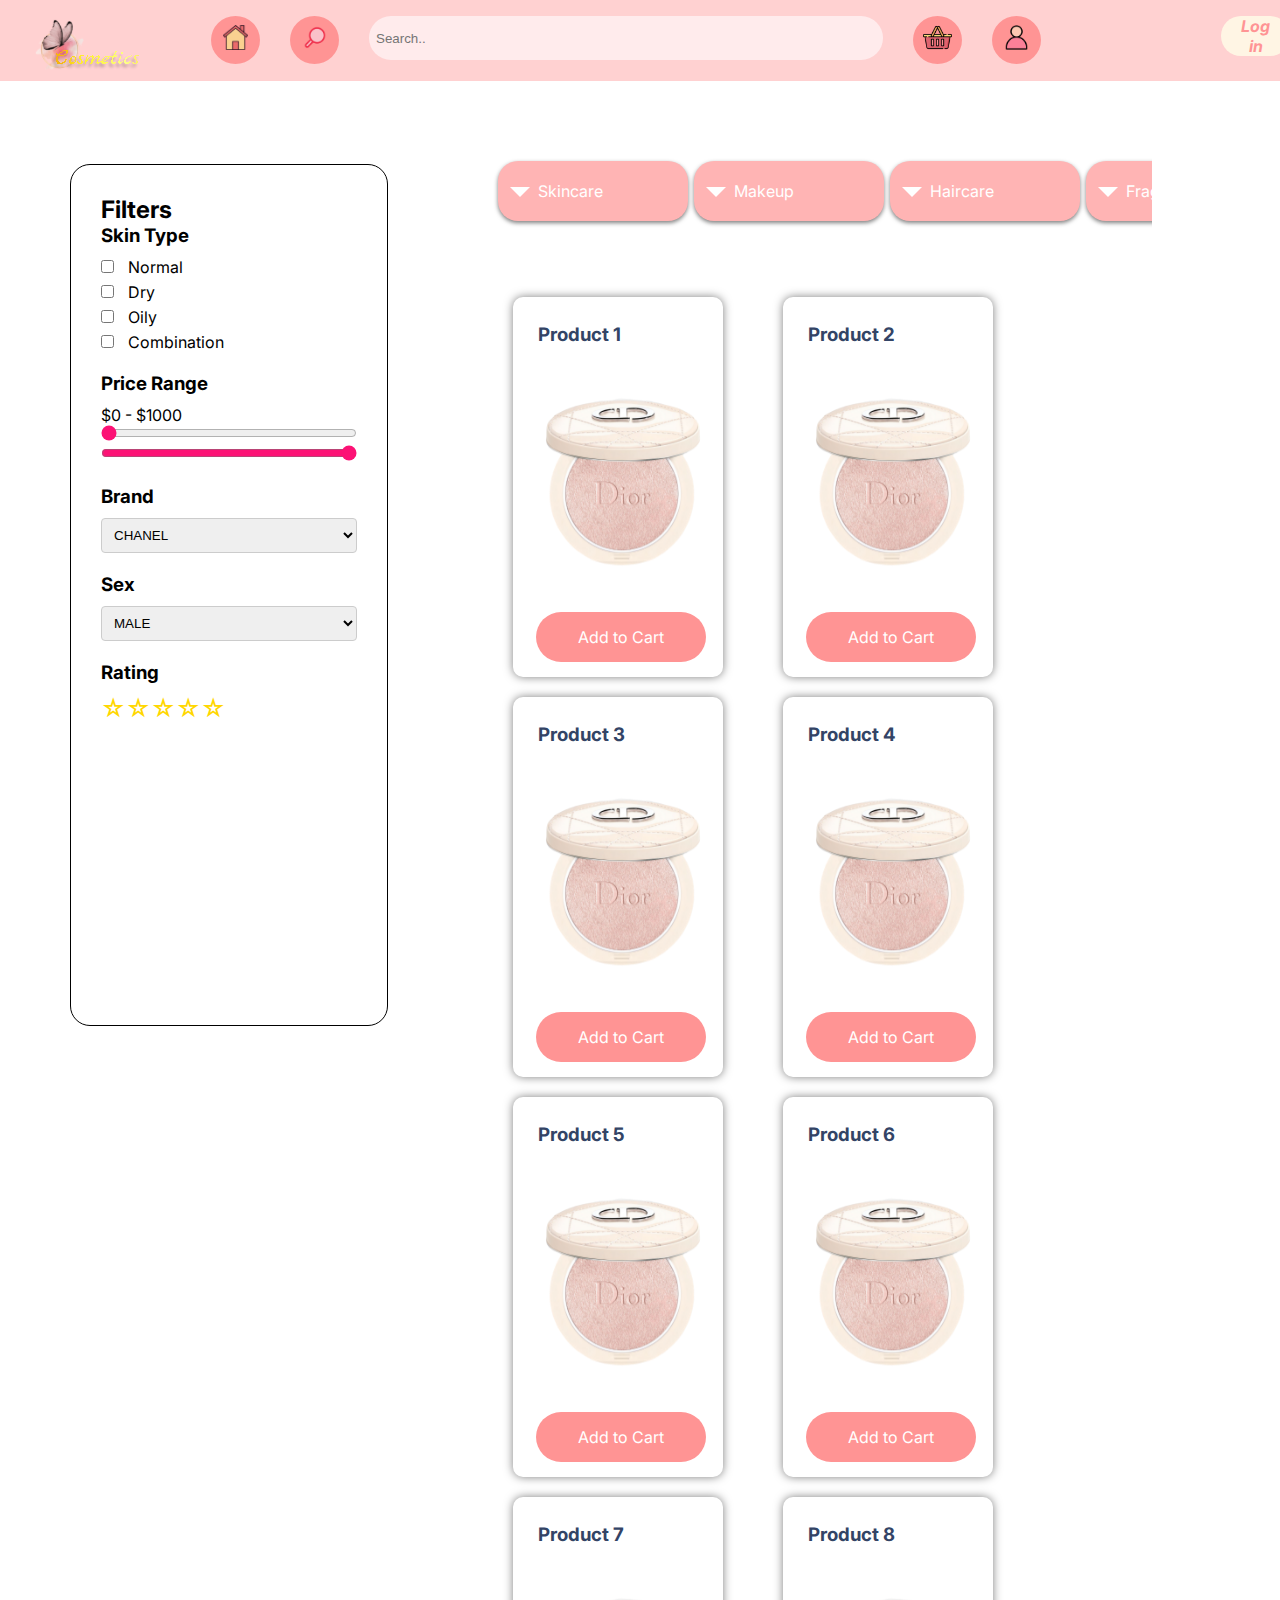
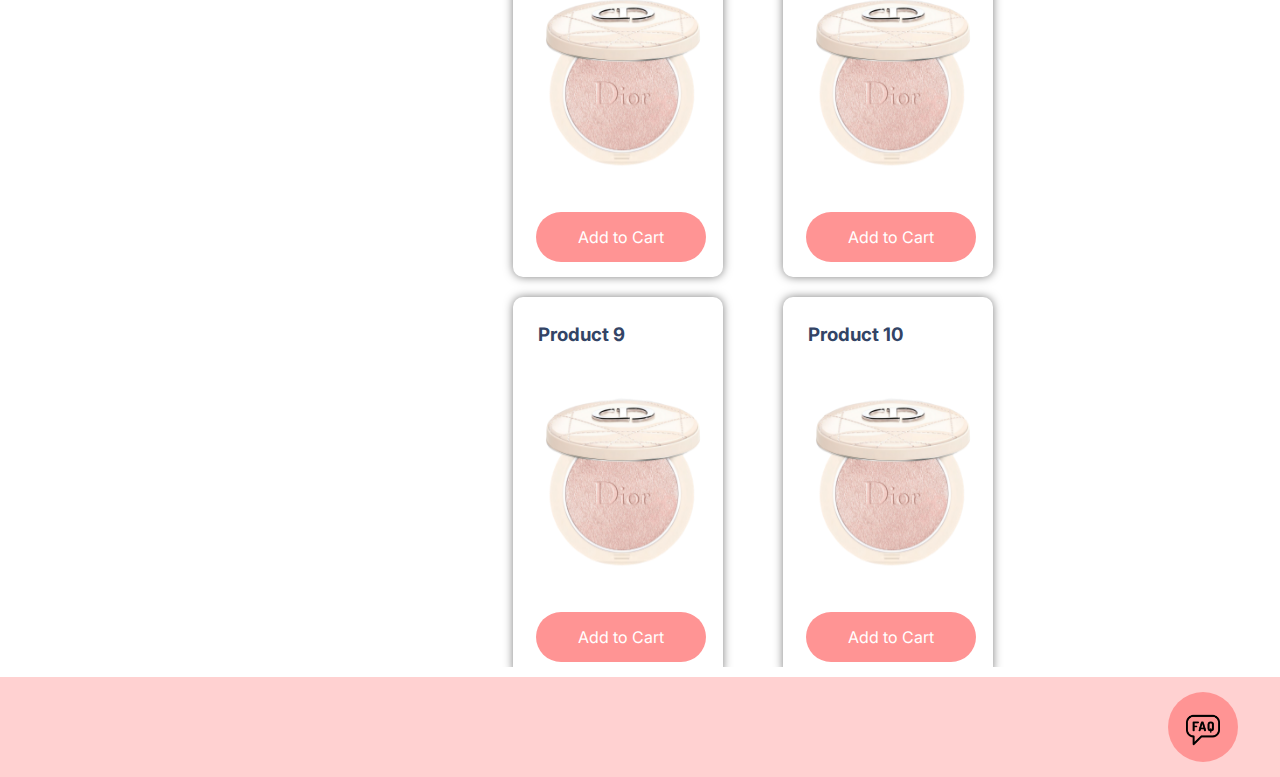
<file: index.html>
<!DOCTYPE html>
<html lang="en">
<head>
    <meta charset="UTF-8">
    <meta name="viewport" content="width=device-width, initial-scale=1.0">
    <title>Document</title>
    <link rel="stylesheet" href="style.css">
    <link rel="preconnect" href="https://fonts.googleapis.com">
    <link rel="preconnect" href="https://fonts.gstatic.com" crossorigin>
    <link href="https://fonts.googleapis.com/css2?family=Inter:wght@100..900&display=swap" rel="stylesheet">
    <link rel="stylesheet"
          href="https://fonts.googleapis.com/css?family=Tangerine">
</head>
<body>
    <header>
        <div class="topnav">  
            <ul>  
                <li class="logo-item">
                      
                    <img src="icons/logo-icon.svg" alt="company logo"> 
                </li>  
                <li > 
                    <a href="index.html">
                        <div class = "icon-container">
                            <img class="icon-image" src="icons/home-icon.png" alt="Home">  
                        </div> 
                    </a>
                </li> 
                <li >  
                    <div class = "icon-container">
                        <img  class="icon-image" src="icons/search-icon.png" alt="Search icon">  
                    </div>
                </li> 
                <li>
                    <div id = "search-container">
                        <input type="text" placeholder="Search..">
                    </div>
                </li>
                <li > 
                    <a href="shopping-busket.html">
                        <div class = "icon-container"> 
                            <img class="icon-image" src="icons/busket-icon.png" alt="Busket icon">  
                        </div>
                    </a>
                    
                </li>  
                <li > 
                    <a href="wish_list.html">
                        <div class = "icon-container"> 
                            <img class="icon-image" src="icons/user-icon.png" alt="User icon">  
                        </div>
                    </a>
                    
                </li>  
                <li>
                    <div id = "login-button-container">
                        <button id = "login-button" type="button">Log in</button>
                    </div>
                    <div id = "account-button-container">
                        <button id="account-button" type="button">Create account</button>
                    </div>
                </li>
            </ul>  
        </div>  
    </header>


    <main>
        <svg class="flt_svg" xmlns="http://www.w3.org/2000/svg">
            <defs>
                <filter id="flt_tag">
                    <feGaussianBlur in="SourceGraphic" stdDeviation="8" result="blur" />    
                    <feColorMatrix in="blur" mode="matrix" values="1 0 0 0 0  0 1 0 0 0  0 0 1 0 0  0 0 0 19 -9" result="flt_tag" />
                    <feComposite in="SourceGraphic" in2="flt_tag" operator="atop"/>
                </filter>
            </defs>
        </svg>
        <div class="main-container">
            <div class = "filters-container">
                <div>
                    <h2>Filters</h2>
        <!-- Skin Type -->
        <div class="filter-block">
            <h3>Skin Type</h3>
            <label><input type="checkbox" name="skin" value="normal"> Normal</label>
            <label><input type="checkbox" name="skin" value="dry"> Dry</label>
            <label><input type="checkbox" name="skin" value="oily"> Oily</label>
            <label><input type="checkbox" name="skin" value="combination"> Combination</label>
        </div>
        <!-- Price Range -->
        <div class="filter-block">
            <h3>Price Range</h3>
            <div class="price-range-container">
                <span id="min-price"></span> - <span id="max-price"></span>
                <input type="range" min="0" max="1000" value="0" class="slider" id="min-price-slider">
                <input type="range" min="0" max="1000" value="1000" class="slider" id="max-price-slider">
            </div>
        </div>
        <!-- Brand -->
        <div class="filter-block">
            <h3>Brand</h3>
            <select>
                <option value="chanel">CHANEL</option>
                <option value="clarins">CLARINS</option>
                <option value="dior">DIOR</option>
                <option value="kerastase">KERASTASE</option>
                <option value="rituals">RITUALS</option>
                <option value="shiseido">SHISEIDO</option>
            </select>
        </div>
        <div class="filter-block">
            <h3>Sex</h3>
            <select>
                <option value="chanel">MALE</option>
                <option value="clarins">FEMALE</option>
            </select>
        </div>
        <!-- Rating -->
        <div class="filter-block">
            <h3>Rating</h3>
            <div class="ratings">
                <span>☆</span><span>☆</span><span>☆</span><span>☆</span><span>☆</span>
            </div>
        </div>
                </div>
            </div>
            <div class = "products-container">
                <div class="categories">
                    <nav>
                        <menu>
                            <!-- Skincare Category -->
                            <menuitem id="skincare">
                                <a>Skincare</a>
                                <menu>
                                    <menuitem><a>Moisturizers</a></menuitem>
                                    <menuitem>
                                        <a>Cleansers</a>
                                        <menu>
                                            <menuitem><a>Face Wash</a></menuitem>
                                            <menuitem><a>Makeup Remover</a></menuitem>
                                        </menu>
                                    </menuitem>
                                    <menuitem><a>Toners</a></menuitem>
                                    <menuitem>
                                        <a>Treatments</a>
                                        <menu>
                                            <menuitem><a>Serums</a></menuitem>
                                            <menuitem><a>Face Masks</a></menuitem>
                                        </menu>
                                    </menuitem>
                                </menu>
                            </menuitem>

                            <!-- Makeup Category -->
                            <menuitem id="makeup">
                                <a>Makeup</a>
                                <menu>
                                    <menuitem><a>Face</a></menuitem>
                                    <menuitem>
                                        <a>Eyes</a>
                                        <menu>
                                            <menuitem><a>Eyeshadow</a></menuitem>
                                            <menuitem><a>Mascara</a></menuitem>
                                        </menu>
                                    </menuitem>
                                    <menuitem><a>Lips</a></menuitem>
                                    <menuitem>
                                        <a>Tools</a>
                                        <menu>
                                            <menuitem><a>Brushes</a></menuitem>
                                            <menuitem><a>Sponges</a></menuitem>
                                        </menu>
                                    </menuitem>
                                </menu>
                            </menuitem>

                            <!-- Haircare Category -->
                            <menuitem id="haircare">
                                <a>Haircare</a>
                                <menu>
                                    <menuitem><a>Shampoo</a></menuitem>
                                    <menuitem>
                                        <a>Conditioner</a>
                                        <menu>
                                            <menuitem><a>Moisturizing</a></menuitem>
                                            <menuitem><a>Volumizing</a></menuitem>
                                        </menu>
                                    </menuitem>
                                    <menuitem><a>Treatments</a></menuitem>
                                    <menuitem>
                                        <a>Styling</a>
                                        <menu>
                                            <menuitem><a>Hairspray</a></menuitem>
                                            <menuitem><a>Gels</a></menuitem>
                                        </menu>
                                    </menuitem>
                                </menu>
                            </menuitem>

                            <!-- Bodycare Category -->
                            <menuitem id="bodycare">
                                <a>Fragrance</a>
                                <menu>
                                    <menuitem><a>Body Wash</a></menuitem>
                                    <menuitem>
                                        <a>Body Lotion</a>
                                        <menu>
                                            <menuitem><a>Moisturizing</a></menuitem>
                                            <menuitem><a>Firming</a></menuitem>
                                        </menu>
                                    </menuitem>
                                    <menuitem><a>Body Scrubs</a></menuitem>
                                    <menuitem>
                                        <a>Sunscreen</a>
                                        <menu>
                                            <menuitem><a>SPF 30</a></menuitem>
                                            <menuitem><a>SPF 50</a></menuitem>
                                        </menu>
                                    </menuitem>
                                </menu>
                            </menuitem>
                        </menu>
                    </nav>

                </div>
            </div>
            
        </div>
    </main>

    <footer>
        <a href="customer-support.html">
            <button class="customer-support-button">
                <img src="icons/faq.png" alt="customer service icon">
                
            </button>
        </a>

    </footer>
    <div class="login-box" id="login-box">
        <h2>Login</h2>
        <form>
            <div class="user-box">
                <input type="text" name="" required="">
                <label>Username</label>
            </div>
            <div class="user-box">
                <input type="password" name="" required="">
                <label>Password</label>
            </div>
            <a href="#" id="submit-login">Submit</a>
        </form>
    </div>


    <div class="account-box" id="account-box">
        <h2>Create Account</h2>
        <form>
            <div class="user-box">
                <input type="text" name="name" required="">
                <label>Name and Surname</label>
            </div>
            <div class="user-box">
                <input type="email" name="email" required="">
                <label>Email</label>
            </div>
            <div class="user-box">
                <input type="number" name="age" required="">
                <label>Age</label>
            </div>
            <div class="user-box">
                <input type="text" name="username" required="">
                <label>Username</label>
            </div>
            <div class="user-box">
                <input type="password" name="password" required="">
                <label>Password</label>
            </div>
            <a href="#" id="submit-account">Submit</a>
        </form>
    </div>

    <script src="scripts/main.js"></script>
</body>
</html>
</file>
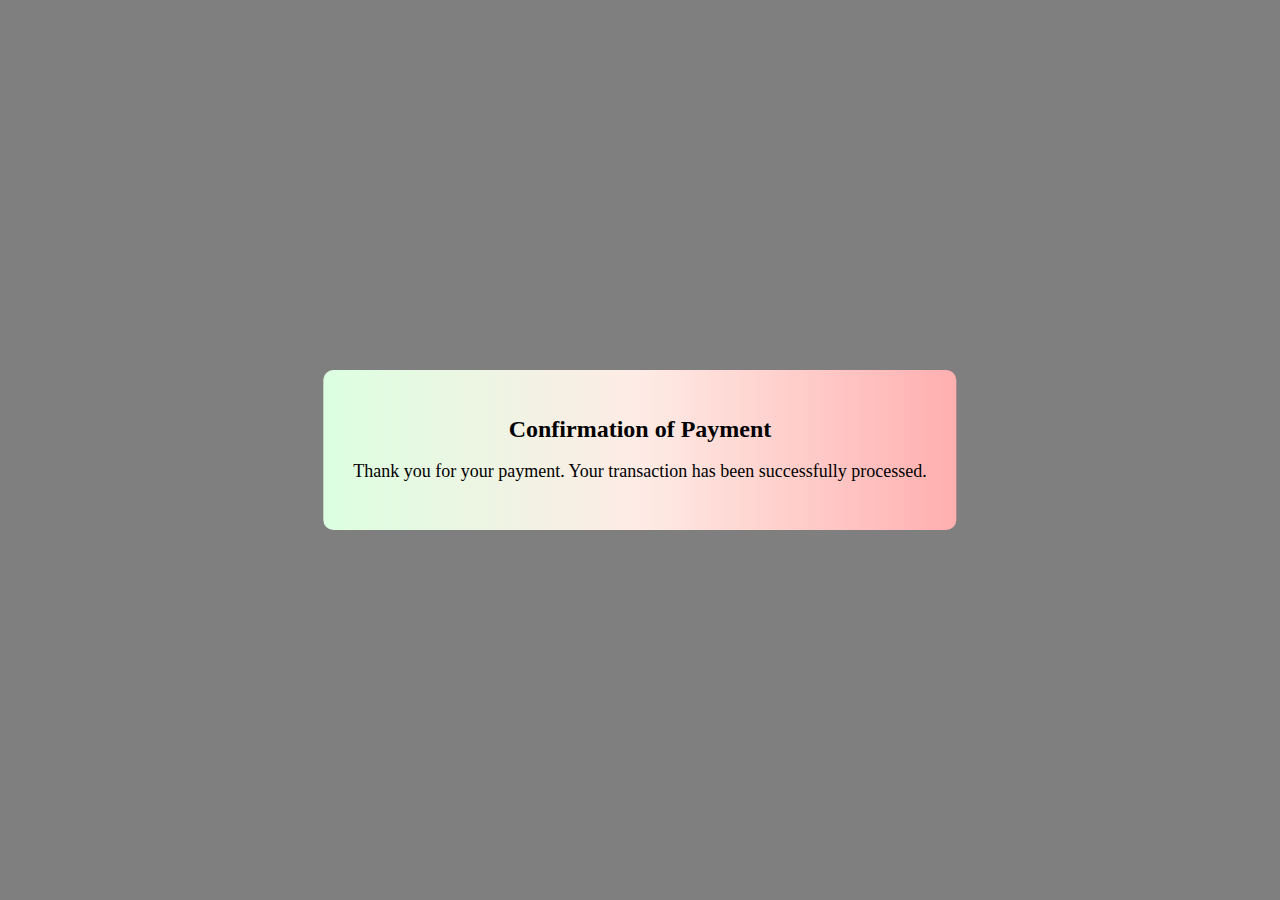
<file: confirmation.html>
<!DOCTYPE html>
<html lang="en">
<head>
    <meta charset="UTF-8">
    <title>Confirmation of Payment</title>
    <link rel="stylesheet" type="text/css" href="confirmation.css">
</head>
<body class="confirmation-body">
<div class="confirmation-container">
    <h1 class="confirmation-title">Confirmation of Payment</h1>
    <p class="confirmation-message">Thank you for your payment. Your transaction has been successfully processed.</p>
</div>
</body>
</html>
</file>
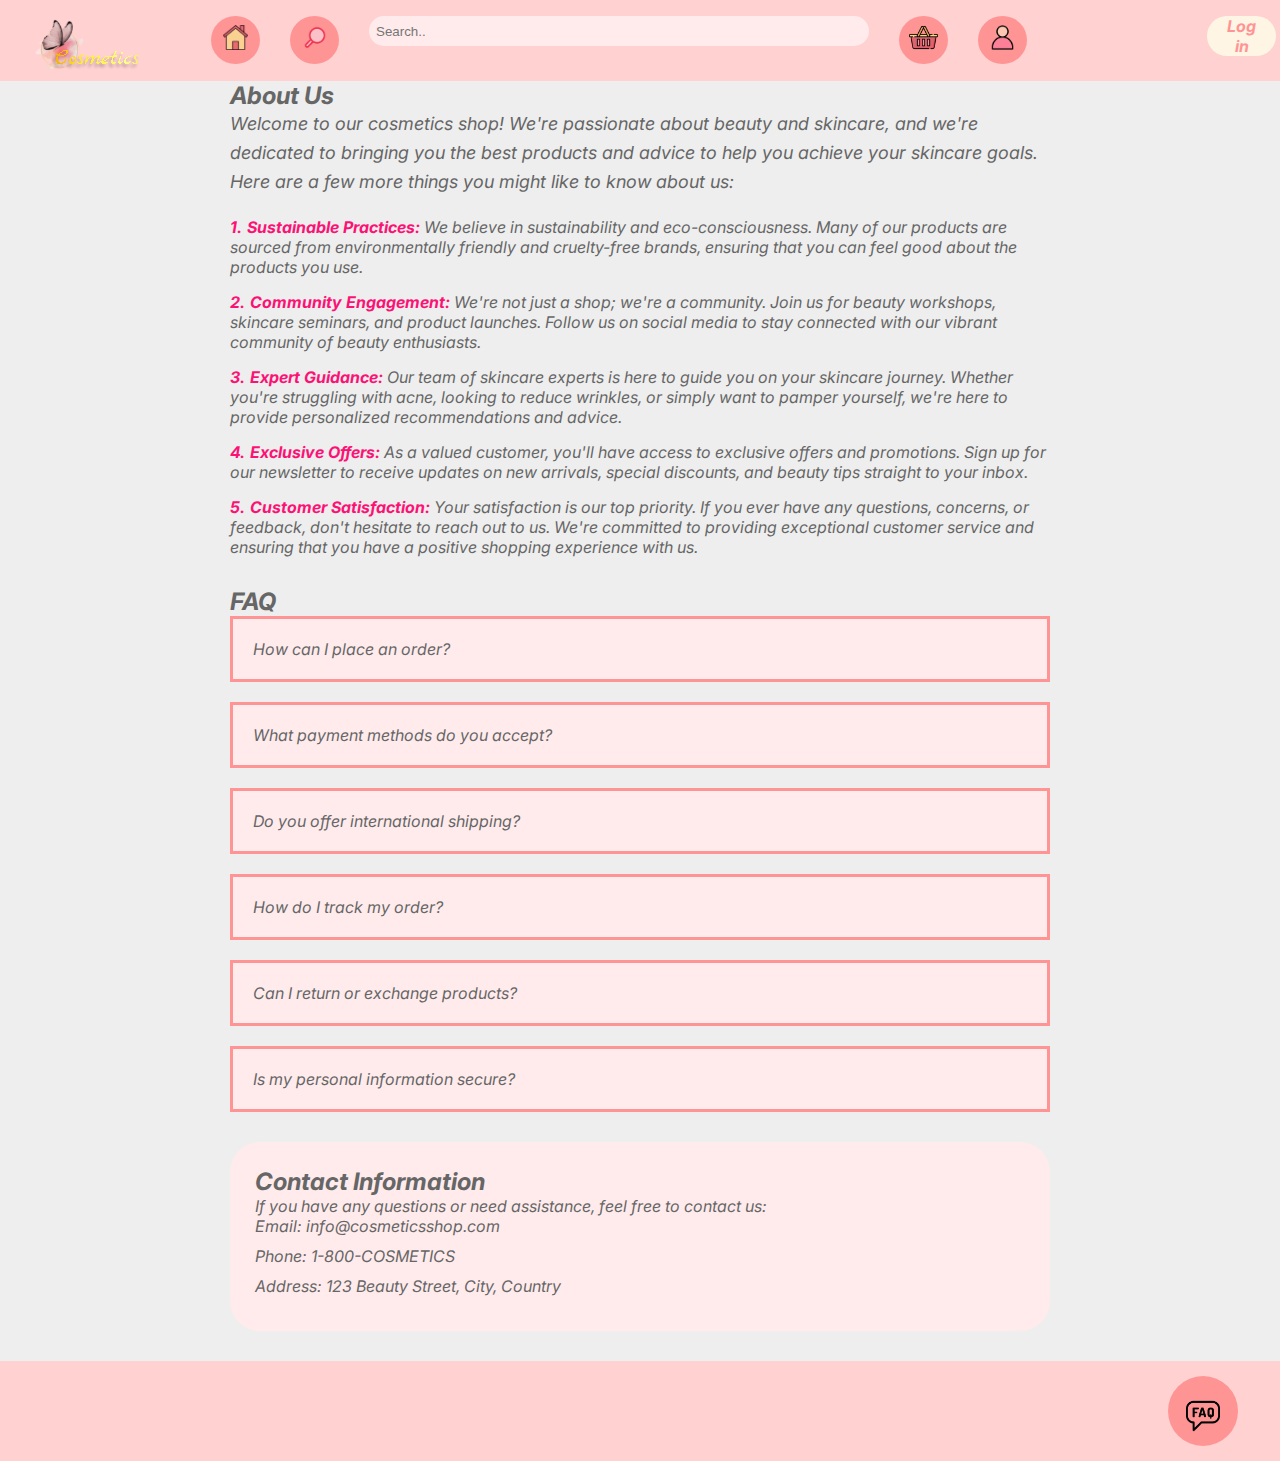
<file: customer-support.html>
<html lang="en">
<head>
    <meta charset="UTF-8">
    <meta name="viewport" content="width=device-width, initial-scale=1.0">
    <title>Customer Support</title>
    <link rel="stylesheet" href="style.css">
</head>
<body>
    <header>
        <div class="topnav">  
            <ul>  
                <li class="logo-item">
                      
                    <img src="icons/logo-icon.svg" alt="company logo"> 
                </li>  
                <li > 
                    <a href="index.html">
                        <div class = "icon-container">
                            <img class="icon-image" src="icons/home-icon.png" alt="Home">  
                        </div> 
                    </a>
                </li> 
                <li >  
                    <div class = "icon-container">
                        <img  class="icon-image" src="icons/search-icon.png" alt="Search icon">  
                    </div>
                </li> 
                <li>
                    <div id = "search-container">
                        <input type="text" placeholder="Search..">
                    </div>
                </li>
                <li > 
                    <a href="shopping-busket.html">
                        <div class = "icon-container"> 
                            <img class="icon-image" src="icons/busket-icon.png" alt="Busket icon">  
                        </div>
                    </a>
                    
                </li>  
                <li > 
                    <a href="wish_list.html">
                        <div class = "icon-container"> 
                            <img class="icon-image" src="icons/user-icon.png" alt="User icon">  
                        </div>
                    </a>
                    
                </li>  
                <li>
                    <div id = "login-button-container">
                        <button id = "login-button" type="button">Log in</button>
                    </div>
                    <div id = "account-button-container">
                        <button id="account-button" type="button">Create account</button>
                    </div>
                </li>
            </ul>  
        </div>  
    </header>

    <main>
        <div class="main-faq-container">
        
        <section class="about-us">
            <h2>About Us</h2>
            <p>Welcome to our cosmetics shop! We're passionate about beauty and skincare, and we're dedicated to bringing you the best products and advice to help you achieve your skincare goals. Here are a few more things you might like to know about us:</p>
            <ol>
                <li><strong>Sustainable Practices:</strong> We believe in sustainability and eco-consciousness. Many of our products are sourced from environmentally friendly and cruelty-free brands, ensuring that you can feel good about the products you use.</li>
                
                <li><strong>Community Engagement:</strong> We're not just a shop; we're a community. Join us for beauty workshops, skincare seminars, and product launches. Follow us on social media to stay connected with our vibrant community of beauty enthusiasts.</li>
                
                <li><strong>Expert Guidance:</strong> Our team of skincare experts is here to guide you on your skincare journey. Whether you're struggling with acne, looking to reduce wrinkles, or simply want to pamper yourself, we're here to provide personalized recommendations and advice.</li>
                
                <li><strong>Exclusive Offers:</strong> As a valued customer, you'll have access to exclusive offers and promotions. Sign up for our newsletter to receive updates on new arrivals, special discounts, and beauty tips straight to your inbox.</li>
                
                <li><strong>Customer Satisfaction:</strong> Your satisfaction is our top priority. If you ever have any questions, concerns, or feedback, don't hesitate to reach out to us. We're committed to providing exceptional customer service and ensuring that you have a positive shopping experience with us.</li>
            </ol>
        </section>

        <section class="faq">
            <h2>FAQ</h2>
            <details>
                <summary>How can I place an order?</summary>
                <p>To place an order, simply browse our website, select the products you'd like to purchase, and proceed to checkout.</p>
            </details>
            <details>
                <summary>What payment methods do you accept?</summary>
                <p>We accept various payment methods including credit/debit cards, PayPal, and bank transfers.</p>
            </details>
            <details>
                <summary>Do you offer international shipping?</summary>
                <p>Yes, we offer international shipping to select countries. Shipping rates and delivery times may vary.</p>
            </details>
            <details>
                <summary>How do I track my order?</summary>
                <p>Once your order has been shipped, you will receive a tracking number via email. You can use this tracking number to monitor the status of your delivery.</p>
            </details>
            <details>
                <summary>Can I return or exchange products?</summary>
                <p>Yes, we have a hassle-free return and exchange policy. If you're not satisfied with your purchase, simply contact us within 30 days of receipt for a full refund or exchange.</p>
            </details>
            <details>
                <summary>Is my personal information secure?</summary>
                <p>Yes, we take the security of your personal information very seriously. We use industry-standard encryption technology to ensure that your data is safe and secure when you shop with us.</p>
            </details>
        </section>
        
        <section class="contact-info">
            <h2>Contact Information</h2>
            <p>If you have any questions or need assistance, feel free to contact us:</p>
            <ul>
                <li>Email: info@cosmeticsshop.com</li>
                <li>Phone: 1-800-COSMETICS</li>
                <li>Address: 123 Beauty Street, City, Country</li>
            </ul>
        </section>
        </div>
        
    </main>

    <footer>
        <a href="customer-support.html">
            <button class="customer-support-button">
                <img src="icons/faq.png" alt="customer service icon">
                
            </button>
        </a>

    </footer>
    <div class="login-box" id="login-box">
        <h2>Login</h2>
        <form>
            <div class="user-box">
                <input type="text" name="" required="">
                <label>Username</label>
            </div>
            <div class="user-box">
                <input type="password" name="" required="">
                <label>Password</label>
            </div>
            <a href="#" id="submit-login">Submit</a>
        </form>
    </div>
    
    <div class="account-box" id="account-box">
        <h2>Create Account</h2>
        <form>
            <div class="user-box">
                <input type="text" name="name" required="">
                <label>Name and Surname</label>
            </div>
            <div class="user-box">
                <input type="email" name="email" required="">
                <label>Email</label>
            </div>
            <div class="user-box">
                <input type="number" name="age" required="">
                <label>Age</label>
            </div>
            <div class="user-box">
                <input type="text" name="username" required="">
                <label>Username</label>
            </div>
            <div class="user-box">
                <input type="password" name="password" required="">
                <label>Password</label>
            </div>
            <a href="#" id="submit-account">Submit</a>
        </form>
    </div>
    
    <script src="scripts/main.js"></script>
</body>
</html>
</file>
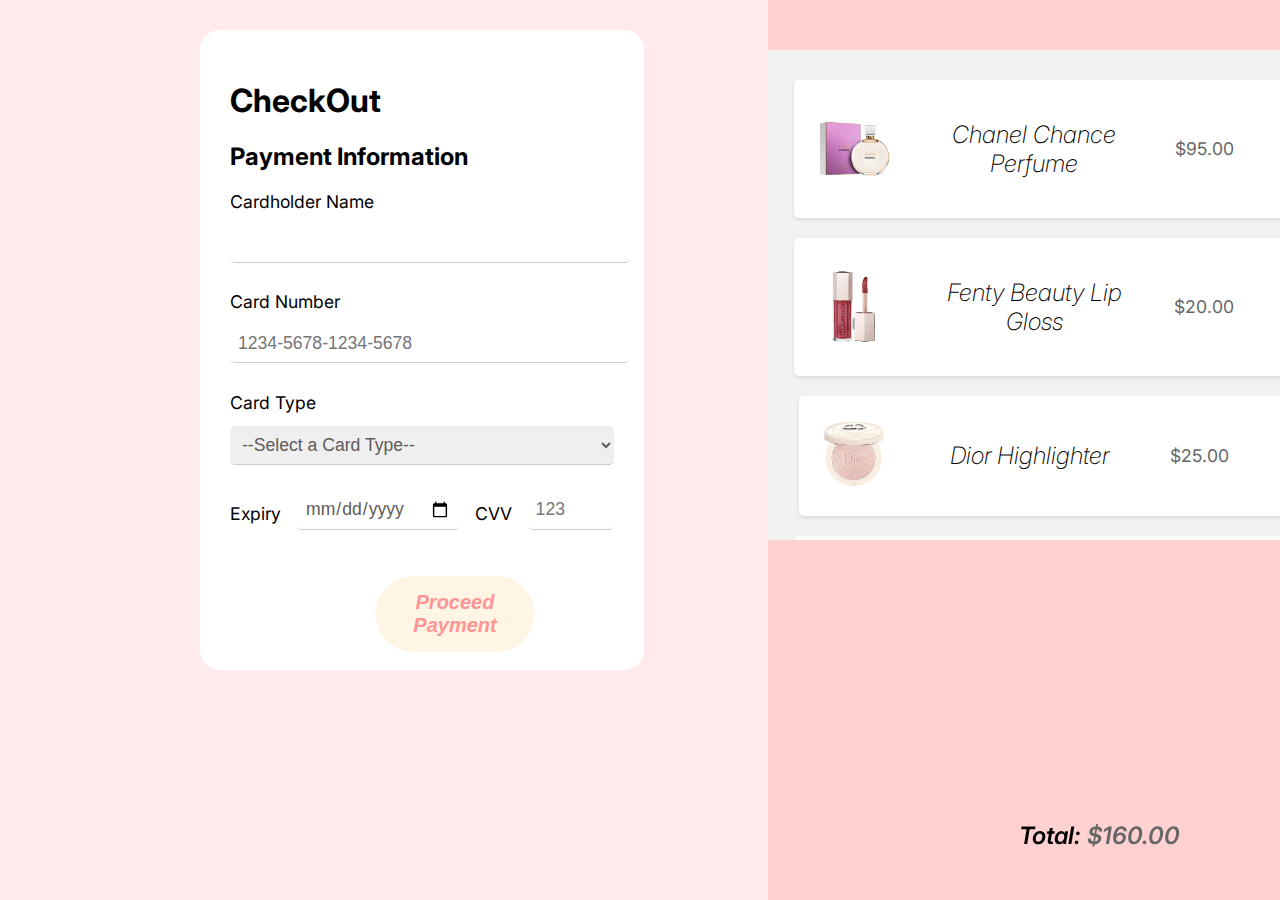
<file: payment.html>
<!DOCTYPE html>
<html lang="en">
<head>
    <meta charset="UTF-8">
    <title>Payment</title>
    <link rel="stylesheet" type="text/css" href="payment.css">

</head>
<body>
<div class="payment-left">
    <!-- Форми або інше вміст будуть тут -->
    <div class="button">

        <form action="">
            <h1>CheckOut</h1>
            <h2>Payment Information</h2>
            <p>Cardholder Name</p>
            <input type="text" class="inputbox" name="name" required />
            <p>Card Number</p>
            <input type="text" class="inputbox" name="card_number" id="card_number" maxlength="19" required placeholder="1234-5678-1234-5678"/>
    
            <p>Card Type</p>
            <select class="inputbox" name="card_type" id="card_type" required>
              <option value="">--Select a Card Type--</option>
              <option value="Visa">Visa</option>
              <option value="RuPay">RuPay</option>
              <option value="MasterCard">MasterCard</option>
            </select>
            <div class="expcvv">
                <p class="expcvv_text">Expiry</p>
                <input type="date" class="inputbox" name="exp_date" id="exp_date" required />
                <p class="expcvv_text2">CVV</p>
                <input type="password" class="inputbox" name="cvv" id="cvv" maxlength="3" required placeholder="123"/>
            </div>
        </form>
        <div class="proceed-button">
            <button id="proceed-payment-btn" class="proceed-payment-btn">Proceed Payment</button>
        </div>
    </div>
</div>
<div class="payment-right">
    <!-- Зображення продуктів та ціни -->
    <div class="wishlist-container"> <!-- Доданий контейнер -->
        <div class="wishlist-items">
            <div class="wishlist-item">
                <div class="product-row">
                    <img src="images/chanel5.png" alt="Product 1">
                    <div class="wishlist-details">
                        <h2 class="product-name">Chanel Chance Perfume</h2>
                        <p class="unit-price">$95.00</p>
                    </div>
                </div>
            </div>
        </div>
        <div class="wishlist-items">
            <div class="wishlist-item">
                <div class="product-row">
                    <img src="images/fenty1.png" alt="Product 1">
                    <div class="wishlist-details">
                        <h2 class="product-name">Fenty Beauty Lip Gloss</h2>
                        <p class="unit-price">$20.00</p>
                    </div>
                </div>
            </div>

        </div>
        <div class="wishlist-items">
            <div class="wishlist-item">
                <div class="product-row">
                    <img src="images/dior.png" alt="Product 1">
                    <div class="wishlist-details">
                        <h2 class="product-name">Dior Highlighter</h2>
                        <p class="unit-price">$25.00</p>
                    </div>
                </div>
            </div>

        </div>
        <div class="wishlist-items">
            <div class="wishlist-item">
                <div class="product-row">
                    <img src="images/fenty1.png" alt="Product 1">
                    <div class="wishlist-details">
                        <h2 class="product-name">Fenty Beauty Lip Gloss</h2>
                        <p class="unit-price">$20.00</p>
                    </div>
                </div>
            </div>

        </div>
    <div class="total">
        <span class="total-text">Total:</span>
        <span class="total-amount">$160.00</span> <!-- Приклад суми, яку ви можете замінити на фактичну -->
    </div>
</div>

<!-- Доданий блок для спливаючого вікна -->
<div class="modal" id="confirmation-modal">
    <div class="modal-content">
        <span class="close">&times;</span>
        <h2 class="confirmation-title">Confirmation of Payment</h2>
        <p class="confirmation-message">Thank you for your payment. Your transaction has been successfully processed.</p>
    </div>
</div>

<script src="scripts/payment.js"></script> <!-- Підключення скрипту JavaScript -->
</body>
</html>
</file>
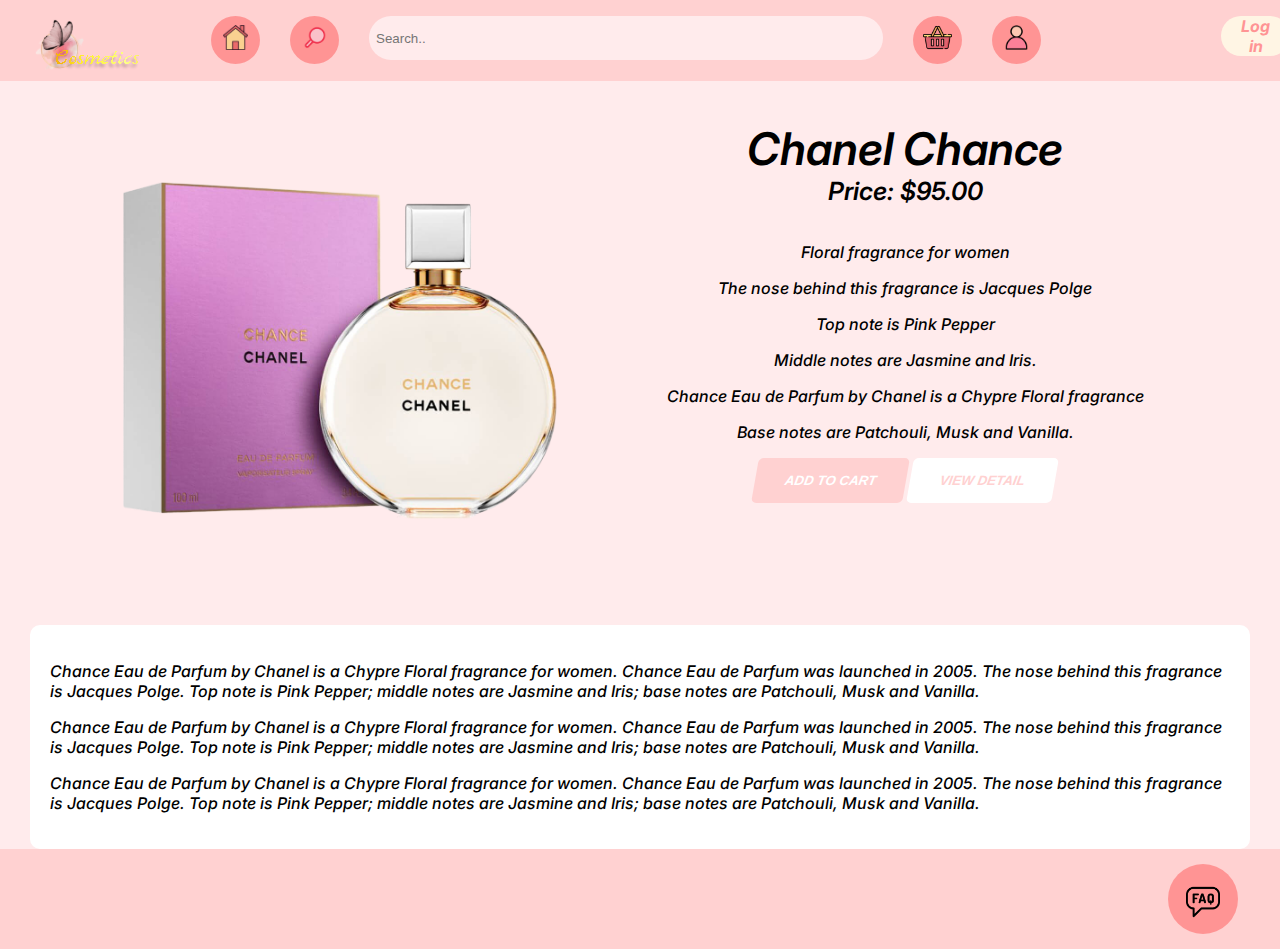
<file: product_page.html>
<!DOCTYPE html>
<html lang="en">
<head>
    <meta charset="UTF-8">
    <title>Title</title>
    <link rel="stylesheet" type="text/css" href="product_page.css">

</head>
<body>
<header>
    <div class="topnav">
        <ul>
            <li class="logo-item">

                <img src="icons/logo-icon.svg" alt="company logo">
            </li>
            <li >
                <a href="index.html">
                    <div class = "icon-container">
                        <img class="icon-image" src="icons/home-icon.png" alt="Home">
                    </div>
                </a>
            </li>
            <li >
                <div class = "icon-container">
                    <img  class="icon-image" src="icons/search-icon.png" alt="Search icon">
                </div>
            </li>
            <li>
                <div id = "search-container">
                    <input type="text" placeholder="Search..">
                </div>
            </li>
            <li >
                <a href="shopping-busket.html">
                    <div class = "icon-container">
                        <img class="icon-image" src="icons/busket-icon.png" alt="Busket icon">
                    </div>
                </a>

            </li>
            <li >
                <a href="wish_list.html">
                    <div class = "icon-container">
                        <img class="icon-image" src="icons/user-icon.png" alt="User icon">
                    </div>
                </a>

            </li>
            <li>
                <div id = "login-button-container">
                    <button id = "login-button" type="button">Log in</button>
                </div>
                <div id = "account-button-container">
                    <button id="account-button" type="button">Create account</button>
                </div>
            </li>
        </ul>
    </div>
</header>

<div class="product-page">
    <div class="product-container">
        <div class="product-content">
            <div class="product-image">
                <img src="images/chanel5.png" alt="Product Image">
            </div>
            <div class="product-details">
                <div class="product-price">
                    <div style="text-align: center;">
                        <div style="font-size: 45px;">Chanel Chance</div>
                        <div style="font-size: 25px;">Price: $95.00</div>
                    </div>


                </div>
                <div class="product-description" style="text-align: center;">
                    <p>Floral fragrance for women </p>
                    <p>The nose behind this fragrance is Jacques Polge</p>
                    <p>Top note is Pink Pepper </p>
                    <p> Middle notes are Jasmine and Iris. </p>
                    <p>Chance Eau de Parfum by Chanel is a Chypre Floral fragrance</p>
                    <p> Base notes are Patchouli, Musk and Vanilla. </p>
                    <button class="add-to-cart-btn">ADD TO CART</button>
                    <button class="view-detail-btn">VIEW DETAIL</button>
                    </div>
                </div>
            </div>
        </div>
    </div>
</div>
<div class="product-description-bottom">
    <p>Chance Eau de Parfum by Chanel is a Chypre Floral fragrance for women. Chance Eau de Parfum was launched in 2005.
        The nose behind this fragrance is Jacques Polge. Top note is Pink Pepper; middle notes are Jasmine and Iris; base notes
        are Patchouli, Musk and Vanilla. </p>
    <p>Chance Eau de Parfum by Chanel is a Chypre Floral fragrance for women. Chance Eau de Parfum was launched in 2005.
        The nose behind this fragrance is Jacques Polge. Top note is Pink Pepper; middle notes are Jasmine and Iris; base notes
        are Patchouli, Musk and Vanilla. </p>
    <p>Chance Eau de Parfum by Chanel is a Chypre Floral fragrance for women. Chance Eau de Parfum was launched in 2005.
        The nose behind this fragrance is Jacques Polge. Top note is Pink Pepper; middle notes are Jasmine and Iris; base notes
        are Patchouli, Musk and Vanilla. </p>
</div>

<div class="login-box" id="login-box">
    <h2>Login</h2>
    <form>
        <div class="user-box">
            <input type="text" name="" required="">
            <label>Username</label>
        </div>
        <div class="user-box">
            <input type="password" name="" required="">
            <label>Password</label>
        </div>
        <a href="#" id="submit-login">Submit</a>
    </form>
</div>

<div class="account-box" id="account-box">
    <h2>Create Account</h2>
    <form>
        <div class="user-box">
            <input type="text" name="name" required="">
            <label>Name and Surname</label>
        </div>
        <div class="user-box">
            <input type="email" name="email" required="">
            <label>Email</label>
        </div>
        <div class="user-box">
            <input type="number" name="age" required="">
            <label>Age</label>
        </div>
        <div class="user-box">
            <input type="text" name="username" required="">
            <label>Username</label>
        </div>
        <div class="user-box">
            <input type="password" name="password" required="">
            <label>Password</label>
        </div>
        <a href="#" id="submit-account">Submit</a>
    </form>
</div>

<footer>
    <a href="customer-support.html">
        <button class="customer-support-button">
            <img src="icons/faq.png" alt="customer service icon">

        </button>
    </a>

</footer>
<script src="wish_list.js"></script>
</body>
</html>
</file>
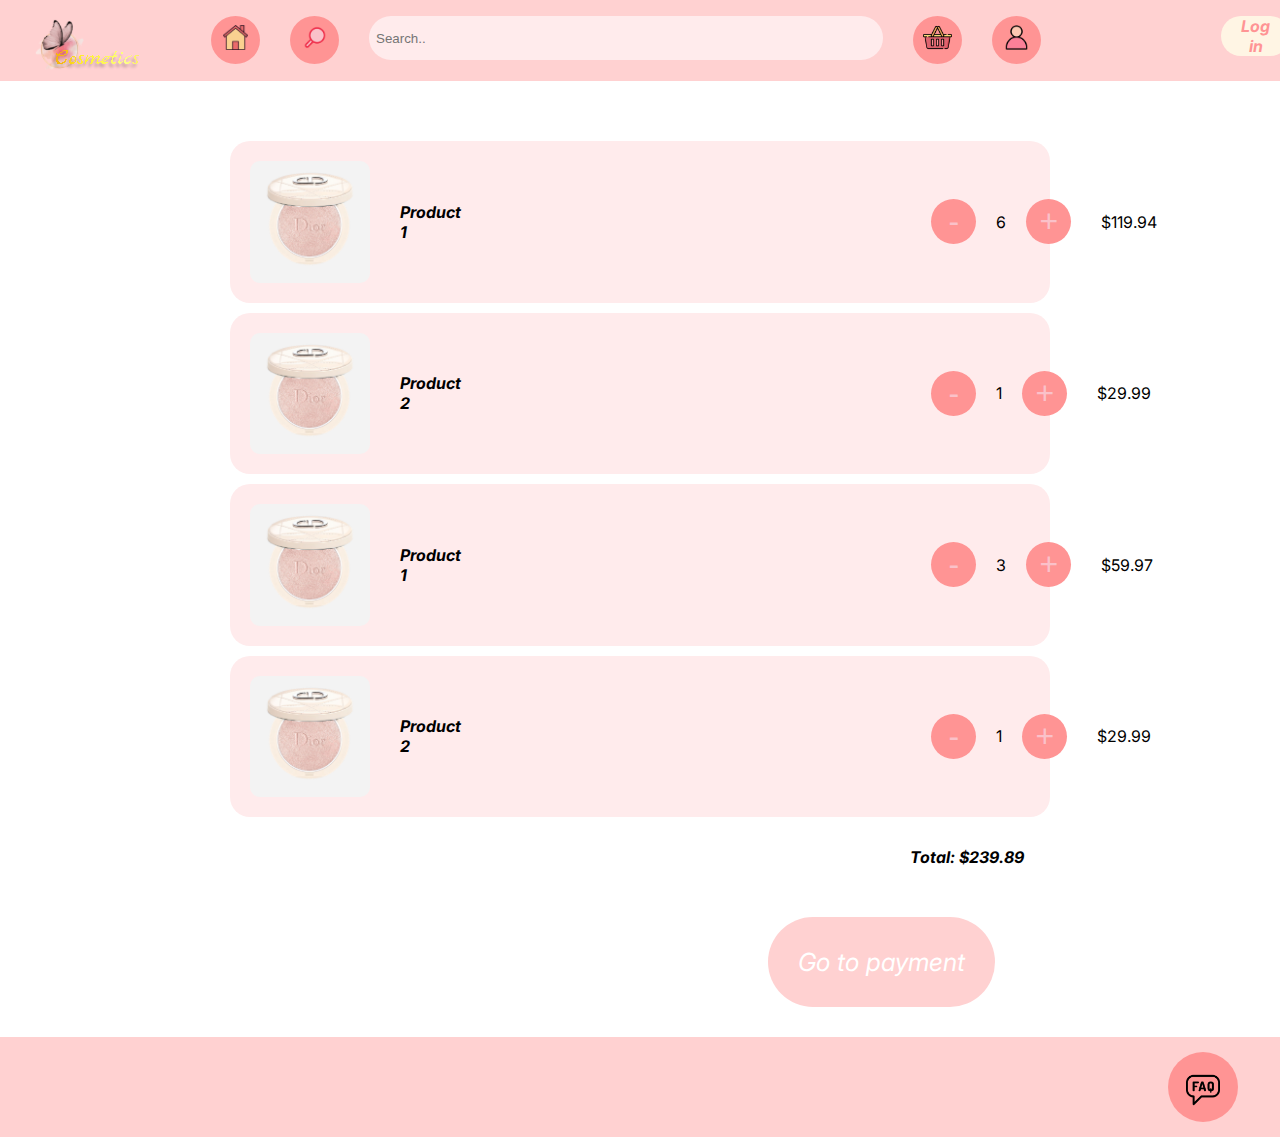
<file: shopping-busket.html>
<!DOCTYPE html>
<html lang="en">
<head>
    <meta charset="UTF-8">
    <meta name="viewport" content="width=device-width, initial-scale=1.0">
    <title>Shopping Basket</title>
    <link rel="stylesheet" href="style.css">
</head>
<body>
    <main>
        
    </main>
    <header>
        <div class="topnav">  
            <ul>  
                <li class="logo-item">
                      
                    <img src="icons/logo-icon.svg" alt="company logo"> 
                </li>  
                <li > 
                    <a href="index.html">
                        <div class = "icon-container">
                            <img class="icon-image" src="icons/home-icon.png" alt="Home">  
                        </div> 
                    </a>
                </li> 
                <li >  
                    <div class = "icon-container">
                        <img  class="icon-image" src="icons/search-icon.png" alt="Search icon">  
                    </div>
                </li> 
                <li>
                    <div id = "search-container">
                        <input type="text" placeholder="Search..">
                    </div>
                </li>
                <li > 
                    <a href="shopping-busket.html">
                        <div class = "icon-container"> 
                            <img class="icon-image" src="icons/busket-icon.png" alt="Busket icon">  
                        </div>
                    </a>
                    
                </li>  
                <li > 
                    <a href="wish_list.html">
                        <div class = "icon-container"> 
                            <img class="icon-image" src="icons/user-icon.png" alt="User icon">  
                        </div>
                    </a>
                    
                </li>  
                <li>
                    <div id = "login-button-container">
                        <button id = "login-button" type="button">Log in</button>
                    </div>
                    <div id = "account-button-container">
                        <button id="account-button" type="button">Create account</button>
                    </div>
                </li>
            </ul>  
        </div>  
    </header>
    <main class="main-container-basket">

        <div class="basket-container">
            <!-- Product items will be dynamically added here -->
            
        </div>
        <div class="total-amount">Total: $0.00</div>
        <div>
            <a href="payment.html">
                <button class="payment-button ">Go to payment</button>
            </a>
        </div>
    </main>

        <footer>
            <a href="customer-support.html">
                <button class="customer-support-button">
                    <img src="icons/faq.png" alt="customer service icon">
                    
                </button>
            </a>
    

    </footer>
    <div class="login-box" id="login-box">
        <h2>Login</h2>
        <form>
            <div class="user-box">
                <input type="text" name="" required="">
                <label>Username</label>
            </div>
            <div class="user-box">
                <input type="password" name="" required="">
                <label>Password</label>
            </div>
            <a href="#" id="submit-login">Submit</a>
        </form>
    </div>
    
    <div class="account-box" id="account-box">
        <h2>Create Account</h2>
        <form>
            <div class="user-box">
                <input type="text" name="name" required="">
                <label>Name and Surname</label>
            </div>
            <div class="user-box">
                <input type="email" name="email" required="">
                <label>Email</label>
            </div>
            <div class="user-box">
                <input type="number" name="age" required="">
                <label>Age</label>
            </div>
            <div class="user-box">
                <input type="text" name="username" required="">
                <label>Username</label>
            </div>
            <div class="user-box">
                <input type="password" name="password" required="">
                <label>Password</label>
            </div>
            <a href="#" id="submit-account">Submit</a>
        </form>
    </div>
    
    <script src="scripts/main.js"></script>
</body>
</html>
</file>
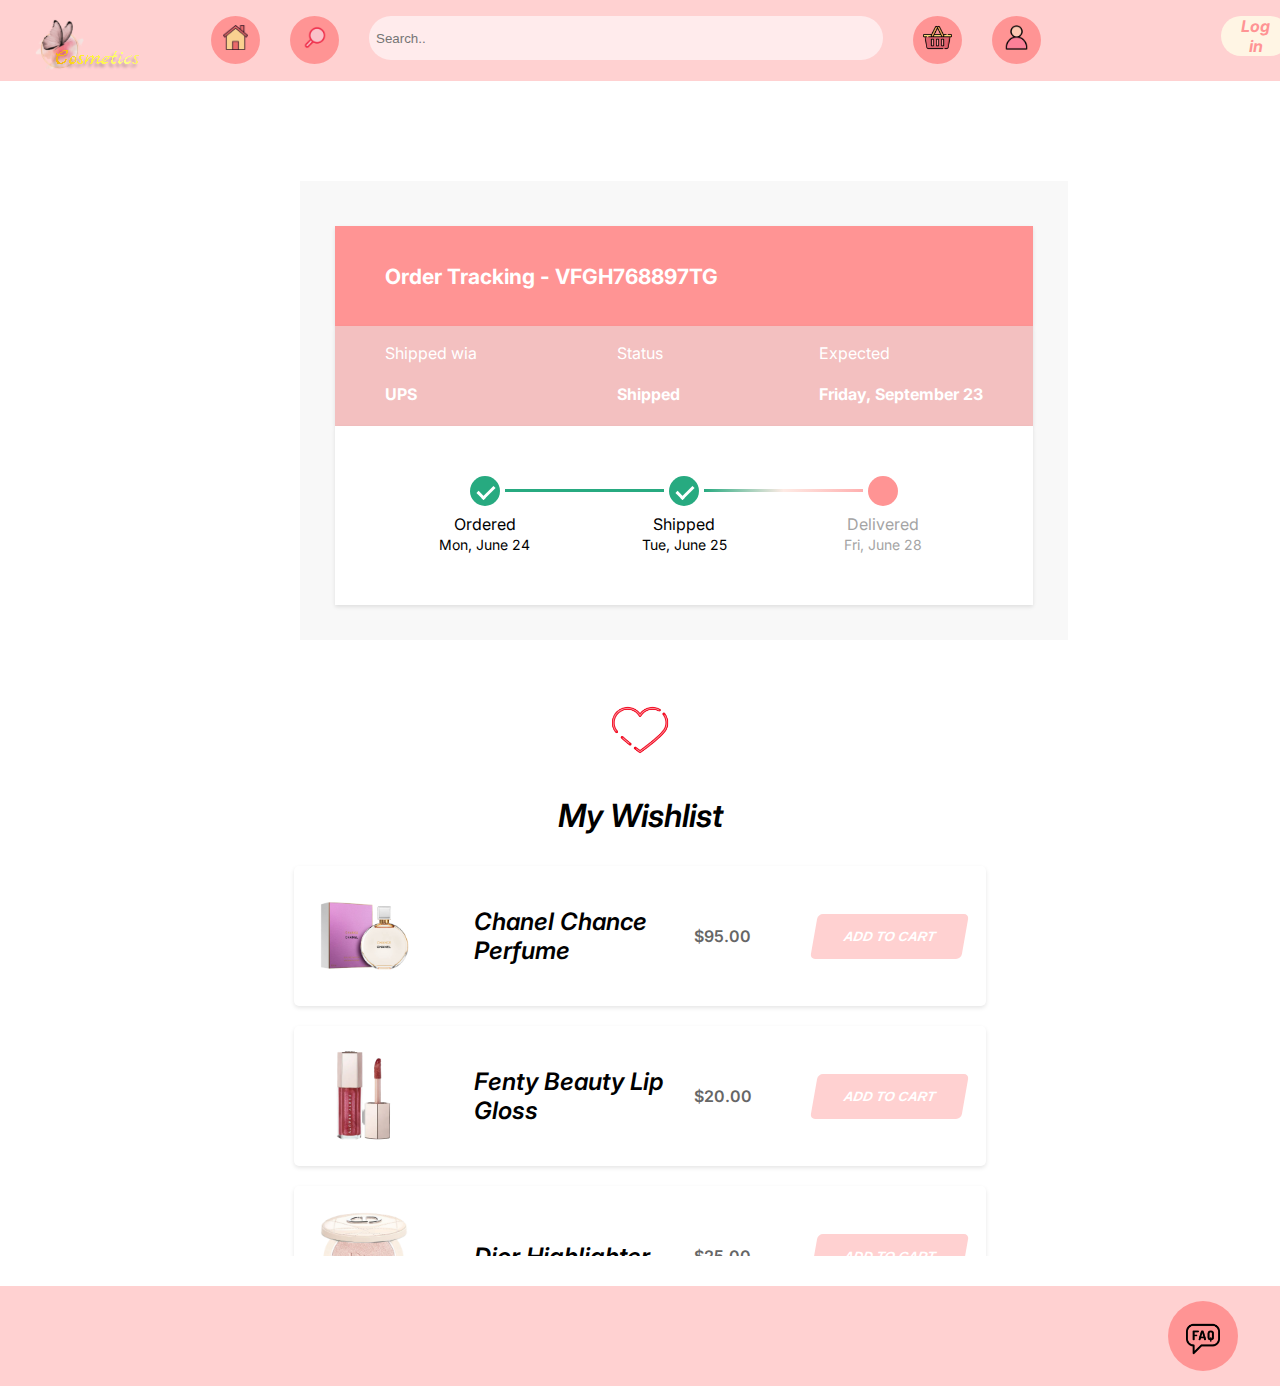
<file: wish_list.html>
<!DOCTYPE html>
<html lang="en">
<head>
    <meta charset="UTF-8">
    <title>Wish List</title>
    <link rel="stylesheet" type="text/css" href="wish_list.css">

</head>
<body>
<header>
    <div class="topnav">
        <ul>
            <li class="logo-item">

                <img src="icons/logo-icon.svg" alt="company logo">
            </li>
            <li >
                <a href="index.html">
                    <div class = "icon-container">
                        <img class="icon-image" src="icons/home-icon.png" alt="Home">
                    </div>
                </a>
            </li>
            <li >
                <div class = "icon-container">
                    <img class="icon-image" src="icons/search-icon.png" alt="Search icon">
                </div>
            </li>
            <li>
                <div id = "search-container">
                    <input type="text" placeholder="Search..">
                </div>
            </li>
            <li >
                <a href="shopping-busket.html">
                    <div class = "icon-container">
                        <img class="icon-image" src="icons/busket-icon.png" alt="Busket icon">
                    </div>
                </a>

            </li>
            <li >
                <a href="wish_list.html">
                    <div class = "icon-container">
                        <img class="icon-image" src="icons/user-icon.png" alt="User icon">
                    </div>
                </a>

            </li>
            <li>
                <div id = "login-button-container">
                    <button id = "login-button" type="button">Log in</button>
                </div>
                <div id = "account-button-container">
                    <button id="account-button" type="button">Create account</button>
                </div>
            </li>
        </ul>
    </div>
</header>
<div class="container">

    

    <!-- New row with three columns -->
    
        <div class="row">
            <div class="col-12 col-md-10 hh-grayBox pt45 pb20">
                <div class="row justify-content-between info-header">
                    <h2>Order Tracking - VFGH768897TG</h2>
                </div>
                <div class="row justify-content-between info-row">
                    <div class="col-12 col-md-4">
                        <p class="tracking-text">Shipped wia</p>
                        <h4 class="tracking-text">UPS</h4>
                    </div>
                    <div class="col-12 col-md-4">
                        <p class="tracking-text">Status</p>
                        <h4 class="tracking-text">Shipped</h4>
                    </div>
                    <div class="col-12 col-md-4">
                        <p class="tracking-text">Expected</p>
                        <h4 class="tracking-text">Friday, September 23</h4>
                    </div>
                </div>
                <div class="row justify-content-between">
                    <div class="order-tracking completed">
                        <span class="is-complete"></span>
                        <p>Ordered<br><span>Mon, June 24</span></p>
                    </div>
                    <div class="order-tracking completed shipping">
                        <span class="is-complete"></span>
                        <p>Shipped<br><span>Tue, June 25</span></p>
                    </div>
                    <div class="order-tracking">
                        <span class="is-complete"></span>
                        <p>Delivered<br><span>Fri, June 28</span></p>
                    </div>
                </div>
            </div>
        </div>
    </div>
</div>

<div class="wishlist-header">
    <img src="images/heart1.png" alt="Heart Icon">
    <h1 class="wishlist-title">My Wishlist</h1>
</div>
<div class="wishlist-container"> <!-- Доданий контейнер -->
    <div class="wishlist-items">
        <div class="wishlist-item">
            <div class="product-row">
                <img src="images/chanel5.png" alt="Product 1">
                <div class="wishlist-details">
                    <h2 class="product-name">Chanel Chance Perfume</h2>
                    <p class="unit-price">$95.00</p>
                    <button class="add-to-cart-btn">ADD TO CART</button>
                </div>
            </div>
        </div>
    </div>
    <div class="wishlist-items">
        <div class="wishlist-item">
            <div class="product-row">
                <img src="images/fenty1.png" alt="Product 1">
                <div class="wishlist-details">
                    <h2 class="product-name">Fenty Beauty Lip Gloss</h2>
                    <p class="unit-price">$20.00</p>
                    <button class="add-to-cart-btn">ADD TO CART</button>
                </div>
            </div>
        </div>

    </div>
    <div class="wishlist-items">
        <div class="wishlist-item">
            <div class="product-row">
                <img src="images/dior.png" alt="Product 1">
                <div class="wishlist-details">
                    <h2 class="product-name">Dior Highlighter</h2>
                    <p class="unit-price">$25.00</p>
                    <button class="add-to-cart-btn">ADD TO CART</button>
                </div>
            </div>
        </div>

    </div>
</div>

<footer>
    <a href="customer-support.html">
        <button class="customer-support-button">
            <img src="icons/faq.png" alt="customer service icon">

        </button>
    </a>

</footer>
<div class="login-box" id="login-box">
    <h2>Login</h2>
    <form>
        <div class="user-box">
            <input type="text" name="" required="">
            <label>Username</label>
        </div>
        <div class="user-box">
            <input type="password" name="" required="">
            <label>Password</label>
        </div>
        <a href="#" id="submit-login">Submit</a>
    </form>
</div>

<div class="account-box" id="account-box">
    <h2>Create Account</h2>
    <form>
        <div class="user-box">
            <input type="text" name="name" required="">
            <label>Name and Surname</label>
        </div>
        <div class="user-box">
            <input type="email" name="email" required="">
            <label>Email</label>
        </div>
        <div class="user-box">
            <input type="number" name="age" required="">
            <label>Age</label>
        </div>
        <div class="user-box">
            <input type="text" name="username" required="">
            <label>Username</label>
        </div>
        <div class="user-box">
            <input type="password" name="password" required="">
            <label>Password</label>
        </div>
        <a href="#" id="submit-account">Submit</a>
    </form>
</div>

<script src="scripts/main.js"></script>
</body>
</html>
</file>
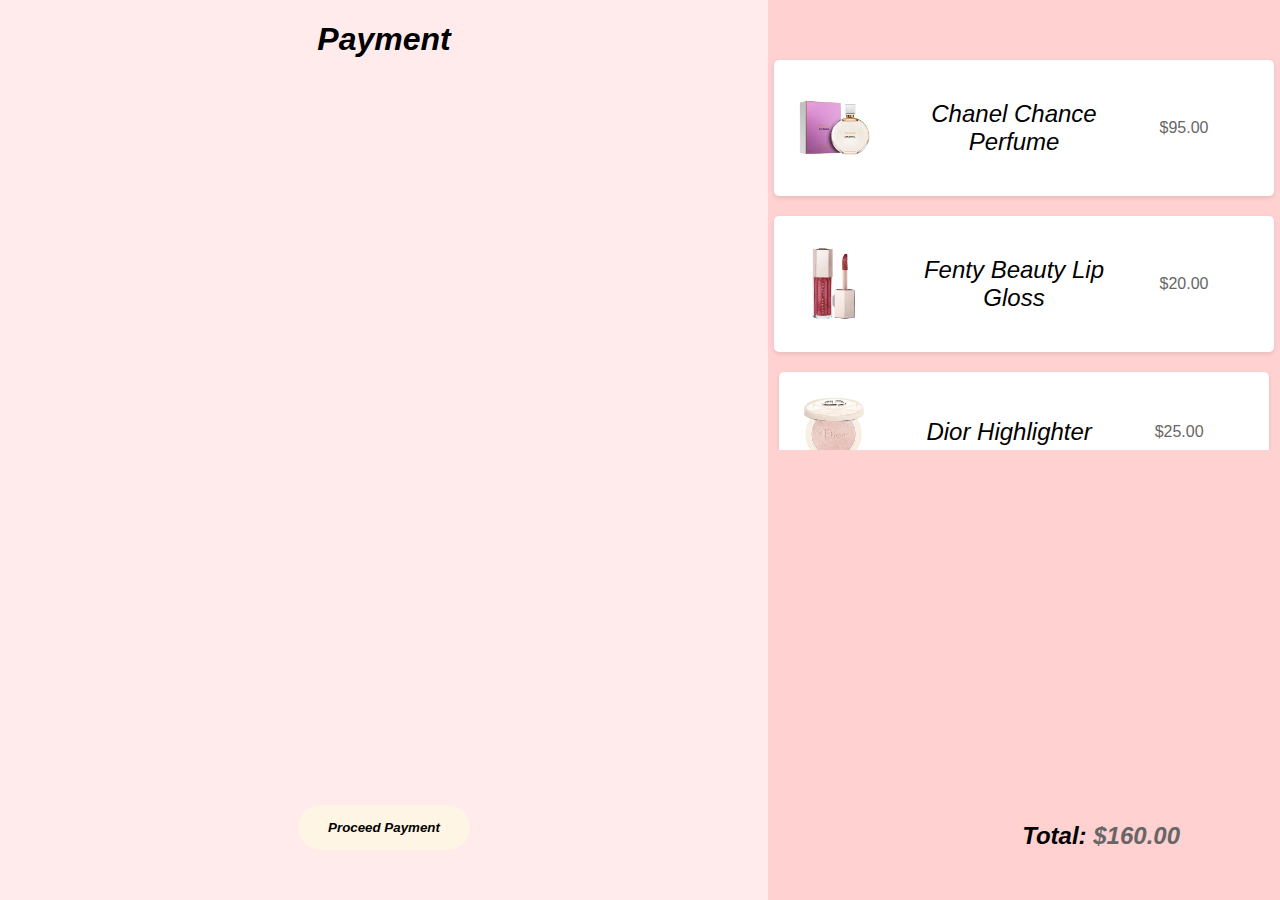
<file: scripts/payment.html>
<!DOCTYPE html>
<html lang="en">
<head>
    <meta charset="UTF-8">
    <title>Payment</title>
    <link rel="stylesheet" type="text/css" href="payment.css">
</head>
<body>
<div class="payment-left">
    <h1 class="payment-title">Payment</h1>
    <!-- Форми або інше вміст будуть тут -->
    <div class="proceed-button">
        <button class="proceed-payment-btn">Proceed Payment</button>
    </div>
</div>
<div class="payment-right">
    <!-- Зображення продуктів та ціни -->
    <div class="wishlist-container"> <!-- Доданий контейнер -->
        <div class="wishlist-items">
            <div class="wishlist-item">
                <div class="product-row">
                    <img src="./images/chanel5.png" alt="Product 1">
                    <div class="wishlist-details">
                        <h2 class="product-name">Chanel Chance Perfume</h2>
                        <p class="unit-price">$95.00</p>
                    </div>
                </div>
            </div>
        </div>
        <div class="wishlist-items">
            <div class="wishlist-item">
                <div class="product-row">
                    <img src="./images/fenty1.png" alt="Product 1">
                    <div class="wishlist-details">
                        <h2 class="product-name">Fenty Beauty Lip Gloss</h2>
                        <p class="unit-price">$20.00</p>
                    </div>
                </div>
            </div>

        </div>
        <div class="wishlist-items">
            <div class="wishlist-item">
                <div class="product-row">
                    <img src="./images/dior.png" alt="Product 1">
                    <div class="wishlist-details">
                        <h2 class="product-name">Dior Highlighter</h2>
                        <p class="unit-price">$25.00</p>
                    </div>
                </div>
            </div>

        </div>
        <div class="wishlist-items">
            <div class="wishlist-item">
                <div class="product-row">
                    <img src="./images/fenty1.png" alt="Product 1">
                    <div class="wishlist-details">
                        <h2 class="product-name">Fenty Beauty Lip Gloss</h2>
                        <p class="unit-price">$20.00</p>
                    </div>
                </div>
            </div>

        </div>
    </div>
    <div class="total">
        <span class="total-text">Total:</span>
        <span class="total-amount">$160.00</span> <!-- Приклад суми, яку ви можете замінити на фактичну -->
    </div>
</div>
</body>
</html>
</file>
<file: style.css>
/* styles/style.css */

/* Top navigation bar */

@import url('https://fonts.googleapis.com/css?family=Audiowide|Sofia|Trirong');
@import url('https://fonts.googleapis.com/css2?family=Inter:wght@100..900&display=swap');
body {
    margin: 0; /* Remove default margin */
    padding: 0; /* Remove default padding */
    background-color: white;
}

body{
    font-family: 'Inter', sans-serif;
}
.main-container{
    background-color: white;
    
}
.main-container-basket{
    display: flex;
    flex-direction: column;
    background-color: white;
}



.topnav {
    background-color: #FFD1D1; /* Set the background color */
    padding-left: 16px;
    padding-top: 16px;
    padding-right: 16px;
    display: flex; /* Align items horizontally */
    align-items: center; /* Center items vertically */
}

.topnav ul {
    list-style-type: none; /* Remove bullet points */
    margin: 0; /* Remove default margin */
    padding: 0; /* Remove default padding */
    display: flex; /* Align list items horizontally */
}

.topnav ul li {
    margin: 0; /* Add margin between list items */
    padding-left: 15px;
    padding-right: 15px;
}
.icon-container {
    text-align: center;
    border: 5px solid transparent;
    background-color: #FF9494;
    width: 29px; /* Set the width of the icons */
    height: 30px; /* Maintain aspect ratio */
    padding-right: 5px;
    padding-left: 5px;
    padding-top: 4px;
    padding-bottom: 4px;
    border-radius: 100%;
}

.icon-container:hover{
    overflow: hidden; 
    border: 5px solid #FC1275;
}

.icon-image{
    height: 25px;
}
.topnav ul li{
    display: flex
}


.topnav ul li.logo-item img {
    width: 150px; /* Set the width of the logo */
    height: auto; /* Maintain aspect ratio */

}
.topnav ul li input {
    border: 5px solid #FF9494;
    padding: 7px;
    background-color: #FFEBEC;
    border-width: 0;
    border-radius: 50px;
    width: 500px; /* Set the width of the icons */
    height: 30px; /* Maintain aspect ratio */
    outline : none;
}

#login-button-container{
    text-align: right;
    padding-left: 150px;
}
#account-button-container{
    text-align: right;
    margin-left: 20px;
}
#login-button{
    color: #FF9494;
    font-family: inherit;
    font-style: italic;
    font-weight: bold;
    height: 30px;
    padding: 20px;
    background-color: #FFF5E4;
    border-width: 0px;
    border-radius: 100px;
    font-size: medium;
    text-align: center;
    display: flex; /* Use flexbox for vertical centering */ 
    align-items: center;
    
}
#login-button:hover{
    background-color: #FFEAC7;
    cursor:pointer;
}
#account-button{
    color: #FF9494;
    font-family: inherit;
    font-style: italic;
    font-weight: bold;
    
    height: 30px;
    padding: 20px;
    background-color: #FFF5E4;
    border-width: 0px;
    border-radius: 100px;
    font-size: medium;
    text-align: center;
    display: flex; /* Use flexbox for vertical centering */ 
    align-items: center;
}
#account-button:hover{
    background-color: #FFEAC7;
    cursor:pointer;
}
table {
    border-collapse: separate;
}
.main-container {
    display: flex;
}
.main-container .filter-container {
    margin: 40px;
}

.filters-container {
    
    padding: 30px;
    border: 0.5px solid black;
    margin: 15px;
    margin-top: 83px;
    margin-left: 70px;
    width: 20%; /* Initial width for filters */
    flex-shrink: 0; /* Prevent filters from shrinking */
    border-radius: 20px;
    height: 800px;
}
.product .add-to-cart-button {
    position: absolute; /* Position the button absolutely */
    bottom: 10px; /* Adjust bottom spacing as needed */
    left: 50%; /* Align button horizontally */
    transform: translateX(-50%); /* Center horizontally */
    display: none; /* Initially hide the button */
    text-align: center;
    border-width: 0;
    width: 56%;
    padding: 20px;
    color: #f3f3f3;
    background-color: #FFD1D1;
    font-family: inherit;
    font-style: italic;
    font-weight: bold;
    clip-path: polygon(0 0, 100% 0, 85% 100%, 0% 100%);
    transition: opacity 0.3s ease; /* Transition opacity smoothly */
}
.product .add-to-cart-button:hover{
    background-color: #FFAFAF;
}
.product .add-to-cart-button-inner {
    border-radius: 100px; /* Border radius for rounded corners */
    overflow: hidden; /* Ensure inner content is clipped by the outer shape */
}


.product {
    position: relative; /* Ensure absolute positioning is relative to this container */
    border-radius: 6%;
    width: calc(33.33% - 20px); /* Adjust width based on desired number of columns */
    margin: 10px;
    background-color: #f3f3f3; /* Grey background */
    padding: 20px;
    box-sizing: border-box;
    text-align: center;
    display: flex; /* Use flexbox for center alignment */
    flex-direction: column; /* Align children vertically */
    justify-content: space-between; /* Space evenly vertically */
}
.product img {
    max-width: 100%;
    height: auto;
    display: block;
    margin-bottom: 10px;
}
.product:hover .add-to-cart-button {
    display: block; /* Show the button when product is hovered */
}
.product:hover .price{
    display: none;
}

.product .name {
    text-align: center;
    font-weight: bold;
    margin-bottom: 5px;
}

.product .price {
    color: #000000; /* Example price color */
    text-align: center;
}
.product .star-rating{
    text-align: center;
}


.filter-container {
    width: 250px;
    padding: 20px;
    border: 1px solid #ccc;
    border-radius: 8px;
}

.filter-block {
    margin-bottom: 20px;
}

.filter-block h3 {
    margin-bottom: 10px;
}

label {
    display: block;
    margin: 5px 0;
}

input[type="checkbox"] {
    margin-right: 10px;
}

input[type="range"] {
    width: 100%;
}

select {
    width: 100%;
    padding: 8px;
    border: 1px solid #ccc;
    border-radius: 4px;
}



.ratings span {
    display: inline-block;
    cursor: pointer;
    font-size: 24px;
    color: gold;
    transition: color 0.3s;
}

.ratings span:hover,
.ratings span:hover ~ span {
    
    color: gray;
}

.slider {
    accent-color: #FC1275;
}
.flt_svg {
    visibility: hidden; 
    position: absolute;
    width: 0px;
    height: 0px;
}
.add-to-cart-container{
    filter: url('#flt_tag');
}


.basket-container {
    margin-left: 18%;
    margin-right: 18%;
    margin-top: 60px;
}

.basket-product {
    display: flex;
    align-items: center;
    margin-bottom: 10px;
    background-color: #FFEBEC;
    padding: 20px;
    border-radius: 20px;
}

.basket-product img {
    padding: 10px;
    border-radius: 10px;
    background-color: #f3f3f3;
    width: 100px;
    height: auto;
    margin-right: 10px;
}

.quantity {
    margin-left: 430px;
    display: flex;
    align-items: center;
    margin-right: 10px;
}


.quantity button {
    border: 5px solid transparent;
    color:#FAC1C9;
    background-color: #FF9494;
    cursor: pointer;
    border-width: 0;
    border-radius: 100%;
    width: 45px;
    height: 45px;
    margin: 20px;
    font-size: 32px;
}
.quantity button:hover{
    border: 5px solid #FC1275
}
.price {
    margin-left: auto;
}

.total-amount {
    font-family: inherit;
    font-style: italic;
    font-weight: bold;
    text-align: right;
    margin-right: 20%;
    font-weight: bold;
    margin-top: 20px;
    margin-bottom: 40px;
}
.product-name{
    margin: 20px;
    font-family: inherit;
    font-style: italic;
    font-weight: bold;
}
footer {
    background-color: #FFD1D1;
    padding: 15px;
    text-align: center;
}

.customer-support-button {
    border: 5px solid transparent;
    margin-left: 90%;
    width: 70px;
    height: 70px;
    padding: 1px;
    font-size: 16px;
    background-color: #FF9494;
    color: #fff;
    border: none;
    border-radius: 100%;
    cursor: pointer;
}
.customer-support-button img{
    padding-top: 10px;
    width: 50%;
}
.customer-support-button:hover {
    border: 5px solid #FC1275
}

section {
    color:#666;
    margin-bottom: 30px;
}

.about-us p {
    font-size: 16px;
    line-height: 1.6;
}

.faq details {
    margin-bottom: 20px;
    padding: 20px;
    background-color: #FFEBEC;
    border: 3px solid #FF9494;
}

.faq details summary {
    cursor: pointer;
}
.contact-info{
    background-color: #FFEBEC;
    padding: 25px;
    border-radius: 30px;
}
.contact-info ul {
    list-style-type: none;
    padding: 0;
}

.contact-info ul li {
    font-family: inherit;
    font-style: italic;
    
    margin-bottom: 10px;
}
.main-faq-container{
    font-family: inherit;
    font-style: italic;
    
    margin-left: 18%;
    margin-right: 18%;
}
.about-us p {
    font-size: 18px;
    line-height: 1.6;
    color: #666;
    margin-bottom: 20px;
}

.about-us ol {
    list-style-type: none;
    counter-reset: list-counter;
}

.about-us ol li {
    counter-increment: list-counter;
    margin-bottom: 15px;
}

.about-us ol li::before {
    content: counter(list-counter) ".";
    font-weight: bold;
    color: #FC1275; /* Custom color for the list counter */
    margin-right: 5px;
}

.about-us ol li strong {
    color:#FC1275; /* Custom color for the strong text */
}

.about-us ol li p {
    font-size: 16px;
    line-height: 1.4;
    color: #777;
}
.payment-button{
    font-family: inherit;
    font-style: italic;
    margin-top: 10px;
    margin-left: 60%;
    background-color: #FFD1D1;
    border-width: 0;
    padding: 30px;
    color: white;
    font-size: 25px;
    margin-bottom: 30px;
    border-radius: 70px;

}
.payment-button:hover{
    background-color: #FFAFAF;
}

.login-box {
    position: absolute;
    top: 50%;
    left: 50%;
    width: 400px;
    padding: 40px;
    transform: translate(-50%, -50%);
    background: rgba(255, 148, 148, 0.9);
    box-sizing: border-box;
    box-shadow: 0 15px 25px rgba(0, 0, 0, 0.6);
    border-radius: 10px;
    display: none; /* Initially hidden */
}

.login-box h2 {
    margin: 0 0 30px;
    padding: 0;
    color: #fff;
    text-align: center;
}

.login-box .user-box {
    position: relative;
}

.login-box .user-box input {
    width: 100%;
    padding: 10px 0;
    font-size: 16px;
    color: #fff;
    margin-bottom: 30px;
    border: none;
    border-bottom: 1px solid #fff;
    outline: none;
    background: transparent;
}

.login-box .user-box label {
    position: absolute;
    top: 0;
    left: 0;
    padding: 10px 0;
    font-size: 16px;
    color: #fff;
    pointer-events: none;
    transition: 0.5s;
}

.login-box .user-box input:focus ~ label,
.login-box .user-box input:valid ~ label {
    top: -20px;
    left: 0;
    color: #D3035B;
    font-size: 12px;
}


.login-box form a {
    position: relative;
    display: inline-block;
    padding: 10px 20px;
    color: #D3035B;
    font-size: 16px;
    text-decoration: none;
    text-transform: uppercase;
    overflow: hidden;
    transition: 0.5s;
    margin-top: 40px;
    letter-spacing: 4px;
}




.account-box {
    position: absolute;
    top: 50%;
    left: 50%;
    width: 400px;
    padding: 40px;
    transform: translate(-50%, -50%);
    background: rgba(255, 148, 148, 0.9);
    box-sizing: border-box;
    box-shadow: 0 15px 25px rgba(0, 0, 0, 0.6);
    border-radius: 10px;
    display: none; /* Initially hidden */
}

.account-box h2 {
    margin: 0 0 30px;
    padding: 0;
    color: #fff;
    text-align: center;
}

.account-box .user-box {
    position: relative;
}

.account-box .user-box input {
    width: 100%;
    padding: 10px 0;
    font-size: 16px;
    color: #fff;
    margin-bottom: 30px;
    border: none;
    border-bottom: 1px solid #fff;
    outline: none;
    background: transparent;
}

.account-box .user-box label {
    position: absolute;
    top: 0;
    left: 0;
    padding: 10px 0;
    font-size: 16px;
    color: #fff;
    pointer-events: none;
    transition: 0.5s;
}

.account-box .user-box input:focus ~ label,
.account-box .user-box input:valid ~ label {
    top: -20px;
    left: 0;
    color: #D3035B;
    font-size: 12px;
}

.account-box form a {
    position: relative;
    display: inline-block;
    padding: 10px 20px;
    color: #D3035B;
    font-size: 16px;
    text-decoration: none;
    text-transform: uppercase;
    overflow: hidden;
    transition: 0.5s;
    margin-top: 40px;
    letter-spacing: 4px;
}

* {
	margin: 0;
	padding: 0;
	list-style-type: none;

}

body {
	background-color: #eee;
}

.wrapper {
	width: 1150px;
	height: 100vh;
	margin: 0 auto;
	text-align: center;
}

.wrapper h2 {
	margin: 20px 0 10px 0;
}

.hand_creme, .bath, .perfume{
	width: 300px;
	height: 500px;
	position: relative;
	top: 50px;
	left: 0px;
	border-radius: 10px;
	box-shadow: 0 0 10px rgba(0, 0, 0, 0.5);
	margin: 20px 0 0 60px;
	background-color: #fff;
	display: inline-block;
	transform-origin: 100% 0;
}

.hand_creme {
	margin-left: 0;
}

/* ------------title----------- */
.hand_creme .title, .bath .title, .perfume .title  {
	width: 100%;
	height: 70px;
	line-height: 25px;
	padding: 25px 25px;
	box-sizing: border-box;
	color: #346;
	margin: 0;
	z-index: 20;
}

/* -----------content div---------- */
.hand_creme .content, .bath .content, .perfume .content {
	width: 260px;
	height: 230px;
	margin-left: 20px;
	position: relative;
	left: 0;
	top: 0;
	overflow: hidden;
}

/* -------------------- BOX-------------------------- */
.BOX, .BOX2 {
	width: 260px;
	height: 260px;
	position: absolute;
	left: 0px;
	top: 30px;
	transition:.5s;
}
.BOX3 {
	width: 260px;
	height: 260px;
	position: absolute;
	left: 0px;
	top: 30px;
	perspective: 600px;
}

.BOX {
	overflow: hidden;
}

.pic {
	width: 1300px;
	position: relative;
	transition: 0.8s cubic-bezier(0.5, -1, 0.75, 2);
}

.pic img {
	float: left;
	width: 20%;
	height: 20%;
}


.BOX2 {
	background-image: url("http://demandware.edgesuite.net/aakk_prd/on/demandware.static/-/Sites-Crabtree-US-Products/default/dw74046499/Large/81473_alt0.png");
	background-size: 260px 260px;
	animation: counterSpin 1s;
}

.BOX3 img {
	width: 100%;
	height: 100%;
	position: absolute;
	top: 0;
	left: 0;
	transform: rotateY(0deg);
	backface-visibility: hidden;
	transition: 1s;
	animation: expand 1s cubic-bezier(0.47, 2.02, 0.31, -0.36);
}

@keyframes expand {
	0% {transform: scale(0, 0);}
	100% {transform: scale(1, 1);}
}

.BOX3:hover img {
	transform: rotateY(-180deg);
}

.BOX3 p {
	width: 100%;
	height: 90%;
	padding: 17px 14px;
	font-size: 13px;
	text-align: center;
	box-sizing: border-box;
	background-color: #fff;
	position: absolute;
	left: 0;
	top: 0;
	color: #000;
	transform: rotateY(180deg);
	backface-visibility: hidden;
	transition: 1s;
}

.BOX3:hover p {
	transform: rotateY(0deg);
}
.products-container {
    
    margin: 10px;
    margin-top: 0;
    flex-grow: 1; /* Expand to fill remaining space */
    overflow-y: auto; /* Enable vertical scrolling if needed */
    display: flex;
    margin-right: 10%;
    flex-wrap: wrap; /* Allow products to wrap to the next line */
    padding: 40px;
}
.categories {
    width: 100%;
    margin-left: 5px;
}
/* ----------------animation for BOX------------- */

#r1:checked ~ .BOX .pic { left: 0px;}
#r2:checked ~ .BOX .pic { left: -260px;}
#r3:checked ~ .BOX .pic { left: -520px;}
#r4:checked ~ .BOX .pic { left: -780px;}
#r5:checked ~ .BOX .pic { left: -1040px;}
#r6:checked ~ .BOX .pic { left: -1300px;}


/* ----------------animation for BOX2------------- */
#b2:checked ~ .BOX2 {
	background-image: url("http://demandware.edgesuite.net/aakk_prd/on/demandware.static/-/Sites-Crabtree-US-Products/default/dw1d0ba0fb/Large/81478_alt0.png");
	background-size: 260px 260px;
	animation: spin 1s;
}


@keyframes spin {
	0% {transform: rotateY(0deg);}
	100% {transform: rotateY(720deg);}
}
@keyframes counterSpin {
	0% {transform: rotateY(0deg);}
	100% {transform: rotateY(-720deg);}
}

/* ----------------hide button to the left------------------ */
.btn-hide, .btn-hide1, .btn-hide2 {
	position: absolute; left: -10000px;
}

/* ----------------button for type selection------------------- */
.hand_creme .btn, .bath .btn1, .perfume .btn2 {
	display: inline-block;
	position: relative;
	border-radius: 7px;
	left: 0;
	bottom: -300px;
	height: 25px;
	width: 25px;
	margin-left: 5px;
}
.hand_creme .btn, .bath .btn1 {
	cursor: pointer;
}


.hand_creme .btn.pink {
	background: url("http://demandware.edgesuite.net/aakk_prd/on/demandware.static/-/Sites-Crabtree-US-Products/default/dwd4875560/Large/81089_alt0.png") center center no-repeat;
	background-size: 260px 260px;
	box-shadow: 0 0 6px rgba(0, 0, 0, 0.8);
}
.hand_creme .btn.orange {
	background: url("http://demandware.edgesuite.net/aakk_prd/on/demandware.static/-/Sites-Crabtree-US-Products/default/dwee4b375d/Large/81100_alt0.png") center center no-repeat;
	background-size: 260px 260px;
	box-shadow: 0 0 6px rgba(0, 0, 0, 0.8);
}
.hand_creme .btn.green {
	background: url("http://demandware.edgesuite.net/aakk_prd/on/demandware.static/-/Sites-Crabtree-US-Products/default/dwc93c5d9f/Large/81097_alt0.png") center center no-repeat;
	background-size: 260px 260px;
	box-shadow: 0 0 6px rgba(0, 0, 0, 0.8);
}
.hand_creme .btn.blue {
	background: url("http://demandware.edgesuite.net/aakk_prd/on/demandware.static/-/Sites-Crabtree-US-Products/default/dw74aa7713/Large/81087_alt0.png") center center no-repeat;
	background-size: 260px 260px;
	box-shadow: 0 0 6px rgba(0, 0, 0, 0.8);
}
.hand_creme .btn.purple {
	background: url("http://demandware.edgesuite.net/aakk_prd/on/demandware.static/-/Sites-Crabtree-US-Products/default/dwfab58721/Large/81094_alt0.png") center center no-repeat;
	background-size: 260px 260px;
	box-shadow: 0 0 6px rgba(0, 0, 0, 0.8);
}

.bath .btn1.honey {
	background: url("http://demandware.edgesuite.net/aakk_prd/on/demandware.static/-/Sites-Crabtree-US-Products/default/dw74046499/Large/81473_alt0.png") center center no-repeat;
	background-size: 260px 260px;
	box-shadow: 0 0 6px rgba(0, 0, 0, 0.8);
}
.bath .btn1.lavender {
	background: url("http://demandware.edgesuite.net/aakk_prd/on/demandware.static/-/Sites-Crabtree-US-Products/default/dw1d0ba0fb/Large/81478_alt0.png") center center no-repeat;
	background-size: 260px 260px;
	box-shadow: 0 0 6px rgba(0, 0, 0, 0.8);
}

.perfume .btn2.lily {
	background: url("http://demandware.edgesuite.net/aakk_prd/on/demandware.static/-/Sites-Crabtree-US-Products/default/dw05172787/Large/79556_alt0.png") center center no-repeat;
	background-size: 260px 260px;
	box-shadow: 0 0 6px rgba(0, 0, 0, 0.8);
}

/* --------------box-shadow settings ------------------- */
/* ---------hand_creme--------- */
#r1:checked ~ .btn.orange {box-shadow: 0 0 0px rgba(0, 0, 0, 0.6);}
#r1:checked ~ .btn.green {box-shadow: 0 0 0px rgba(0, 0, 0, 0.6);}
#r1:checked ~ .btn.blue {box-shadow: 0 0 0px rgba(0, 0, 0, 0.6);}
#r1:checked ~ .btn.purple {box-shadow: 0 0 0px rgba(0, 0, 0, 0.6);}

#r2:checked ~ .btn.pink {box-shadow: 0 0 0px rgba(0, 0, 0, 0.6);}
#r2:checked ~ .btn.green {box-shadow: 0 0 0px rgba(0, 0, 0, 0.6);}
#r2:checked ~ .btn.blue {box-shadow: 0 0 0px rgba(0, 0, 0, 0.6);}
#r2:checked ~ .btn.purple {box-shadow: 0 0 0px rgba(0, 0, 0, 0.6);}

#r3:checked ~ .btn.pink  {box-shadow: 0 0 0px rgba(0, 0, 0, 0.6);}
#r3:checked ~ .btn.orange {box-shadow: 0 0 0px rgba(0, 0, 0, 0.6);}
#r3:checked ~ .btn.blue {box-shadow: 0 0 0px rgba(0, 0, 0, 0.6);}
#r3:checked ~ .btn.purple {box-shadow: 0 0 0px rgba(0, 0, 0, 0.6);}

#r4:checked ~ .btn.pink  {box-shadow: 0 0 0px rgba(0, 0, 0, 0.6);}
#r4:checked ~ .btn.orange {box-shadow: 0 0 0px rgba(0, 0, 0, 0.6);}
#r4:checked ~ .btn.green {box-shadow: 0 0 0px rgba(0, 0, 0, 0.6);}
#r4:checked ~ .btn.purple {box-shadow: 0 0 0px rgba(0, 0, 0, 0.6);}

#r5:checked ~ .btn.pink  {box-shadow: 0 0 0px rgba(0, 0, 0, 0.6);}
#r5:checked ~ .btn.orange {box-shadow: 0 0 0px rgba(0, 0, 0, 0.6);}
#r5:checked ~ .btn.green {box-shadow: 0 0 0px rgba(0, 0, 0, 0.6);}
#r5:checked ~ .btn.blue {box-shadow: 0 0 0px rgba(0, 0, 0, 0.6);}

/* --------------bath-------------- */
#b1:checked ~ .btn1.lavender {box-shadow: 0 0 0px rgba(0, 0, 0, 0.6);}
#b2:checked ~ .btn1.honey {box-shadow: 0 0 0px rgba(0, 0, 0, 0.6);}


/* ------------------- product names -------------------- */
.names, .names1, .names2 {
	position: absolute;
	left: 0;
	top: 0;
	width: 100%;
	height: 30px;
	/* background-color: #ddd; */
}
.names div, .names1 div, .names2 div {
	width: 200px;
	height: 30px;
	position: absolute;
	left: 30px;
	top: -30px;
}
.names div p, .names1 div p, .names2 div p {
 	text-align: center;
 	line-height: 30px;
 	color: #467;
 	font-size: 16px;
 }
 .names div p {
 	font-size: 14px;
 }

/* ------------animation for product names--------------- */
/* ---------.hand_cremes---------- */
#r2:checked ~ .names div:nth-child(2){
	animation: slideDown 0.5s 0s ease-in forwards;
	transform: scale(1.2);
		transition: 1s 0.6s cubic-bezier(0.47, 2.02, 0.31, -0.36);
}
#r3:checked ~ .names div:nth-child(3){
	animation: slideDown 0.5s 0s ease-in forwards;
	transform: scale(1.2);
		transition: 1s 0.6s cubic-bezier(0.47, 2.02, 0.31, -0.36);
}
#r4:checked ~ .names div:nth-child(4){
	animation: slideDown 0.5s 0s ease-in forwards;
	transform: scale(1.2);
		transition: 1s 0.6s cubic-bezier(0.47, 2.02, 0.31, -0.36);
}
#r5:checked ~ .names div:nth-child(5){
	animation: slideDown 0.5s 0s ease-in forwards;
	transform: scale(1.2);
		transition: 1s 0.6s cubic-bezier(0.47, 2.02, 0.31, -0.36);
}
#r1:checked ~ .names div:nth-child(1){
	animation: slideDown 0.5s 0s ease-in forwards;
	transform: scale(1.2);
		transition: 1s 0.6s cubic-bezier(0.47, 2.02, 0.31, -0.36);
}


/* ---------.bath---------- */
#b2:checked ~ .names1 div:nth-child(2){
	animation: bounce 1s 0s ease-in forwards;
}
#b1:checked ~ .names1 div:nth-child(1){
	animation: bounce 1s 0s ease-in forwards;
}


/* ---------.perfume---------- */
#p1:checked ~ .names2 div:nth-child(1){
	animation: bounce 1s 0s ease-in forwards;
}


@keyframes slideDown {
	0% {top: -30px;}
	100% {top: 5px;}
}

@keyframes bounce {
	16.65% { transform: translateY(43px); }
	33.3% { transform: translateY(29px); }
	49.95% { transform: translateY(39px); }
	66.6% { transform: translateY(33px); }
	83.25% { transform: translateY(36px); }
	100% { transform: translateY(35px); }
}

/* ------------------Add-to-cart button---------------------- */
.hand_creme .cart, .bath .cart, .perfume .cart {
	text-align: center;
	padding: 5px 10px;
	width: 150px;
	border-radius: 30px;
	margin: 15px 0 0 23px;
	background-color: #FF9494;
	cursor: pointer
}
.hand_creme .cart p, .bath .cart p, .perfume .cart p {
	color:#fff;
    padding: 10px 0px 10px 0;
}

/* ------animation-Add-to-cart button--------- */


.perfume .cart:hover {
	background-color: #D3035B;
	color: #fff;
	transition: 1s;
	animation: wobble 1s ease-in-out 1;
}


@keyframes wobble {
  16.65% { transform: translateY(8px); }
  33.3% { transform: translateY(-6px); }
  49.95% { transform: translateY(4px); }
  66.6% { transform: translateY(-2px); }
  83.25% { transform: translateY(1px); }
  100% { transform: translateY(0); }
}

.products-container {
    display: flex;
    flex-wrap: wrap;
    overflow: hidden; /* Ensure no scrollbar */
}
.perfume img {
    max-width: 180px; /* Reduce max-width to 80% */
    height: auto;
    display: block;
    margin: 0 auto 10px; /* Center the image and add bottom margin */
}
.BOX3 {
    max-width: 200px
}
.perfume{
    max-width: 210px;
    max-height: 380px;
}
.BOX3 p{
    max-width: 180px
}
/* HTML Nav Styles */
/* HTML Nav Styles */
/* HTML Nav Styles */
nav menuitem {
    position:relative;
    display:block;
    opacity:0;
    cursor:pointer;
}

nav menuitem > menu {
    position: absolute;
    pointer-events: none;
    z-index: 10; /* Ensures the dropdown is on top */
}
nav > menu { display:flex; }

nav > menu > menuitem { pointer-events: all; opacity:1; }
menu menuitem a { white-space:nowrap; display:block; }

menuitem:hover > menu {
    pointer-events:initial;
}
menuitem:hover > menu > menuitem,
menu:hover > menuitem{
    opacity:1;
}
nav > menu > menuitem menuitem menu {
    transform:translateX(100%);
    top:0; right:0;
}
/* User Styles Below Not Required */
/* User Styles Below Not Required */
/* User Styles Below Not Required */

nav {
    margin-top: 40px;
    margin-left: 40px;
}

nav a {
    background: #ffb4b4;
    color:#FFF;
    min-width:190px;
    transition: background 0.5s, color 0.5s, transform 0.5s;
    margin:0px 6px 6px 0px;
    padding:20px 40px;
    box-sizing:border-box;
    border-radius:20px;
    box-shadow: 0px 2px 4px rgba(0, 0, 0, 0.5);
    position:relative;
}

nav a:hover:before {
    content: '';
    top:0;left:0;
    position:absolute;
    background:rgba(0, 0, 0, 0.2);
    width:100%;
    height:100%;
}

nav > menu > menuitem > a + menu:after{
    content: '';
    position:absolute;
    border:10px solid transparent;
    border-top: 10px solid white;
    left:12px;
    top: -40px;
}
nav menuitem > menu > menuitem > a + menu:after{
    content: '';
    position:absolute;
    border:10px solid transparent;
    border-left: 10px solid white;
    top: 20px;
    left:-180px;
    transition: opacity 0.6s, transform 0s;
}

nav > menu > menuitem > menu > menuitem{
    transition: transform 0.6s, opacity 0.6s;
    transform:translateY(150%);
    opacity:0;
}
nav > menu > menuitem:hover > menu > menuitem,
nav > menu > menuitem.hover > menu > menuitem{
    transform:translateY(0%);
    opacity: 1;
}

menuitem > menu > menuitem > menu > menuitem{
    transition: transform 0.6s, opacity 0.6s;
    transform:translateX(195px) translateY(0%);
    opacity: 0;
}
menuitem > menu > menuitem:hover > menu > menuitem,
menuitem > menu > menuitem.hover > menu > menuitem{
    transform:translateX(0) translateY(0%);
    opacity: 1;
}
</file>
<file: confirmation.css>
.confirmation-body {
    background-color: rgba(0, 0, 0, 0.5); /* Півпрозорий чорний фон */
    margin: 0;
    padding: 0;
    display: flex;
    justify-content: center;
    align-items: center;
    height: 100vh;
}

.confirmation-container {
    background: linear-gradient(to right, #DCFFE1, #FEEBE5, #FFAFAF); /* Градієнт з вказаними кольорами */
    padding: 30px;
    border-radius: 10px;
    text-align: center;
    position: fixed;
    top: 50%; /* Розташовуємо по вертикалі на середині вікна */
    left: 50%; /* Розташовуємо по горизонталі на середині вікна */
    transform: translate(-50%, -50%); /* Центруємо віконце */
}

.confirmation-title {
    font-size: 24px;
    font-weight: bold;
    margin-bottom: 10px;
    color: black; /* Чорний колір тексту */
}

.confirmation-message {
    font-size: 18px;
    color: black; /* Чорний колір тексту */
}
</file>
<file: payment.css>
@import url('https://fonts.googleapis.com/css2?family=Inter:wght@100..900&display=swap');
body {
    font-family: 'Inter', sans-serif;
    margin: 0;
    padding: 0;
}

.payment-left {
    width: 60%;
    height: 100vh;
    background-color: #FFEBEC;
    float: left;
    box-sizing: border-box;
}

.payment-right {
    width: 40%;
    height: 100vh;
    background-color: #FFD1D1;
    float: right;
    box-sizing: border-box;
    overflow-y: auto; /* Додано прокрутку */
}

.payment-title {
    text-align: center;
    font-weight: 600;
    font-style: italic;
}

.product-list {
    padding: 20px;
    max-width: 100%; /* Ширина списку продуктів */
}

.product {
    margin-bottom: 20px;
    display: flex;
    align-items: center;
}



.price {
    font-weight: 600;
    font-style: italic;
    margin-right: 20px; /* Відступ від ціни до правого краю */
}

.total {
    text-align: right;
    margin-right: 20px;
}

.total-text {
    font-weight: 600;
    font-style: italic;
}

.scrollbar-bg {
    background-image: linear-gradient(to right, transparent, #f8f8f8 50%, #f8f8f8 50%, transparent);
    width: 3px; /* Ширина смуги змійки */
    position: absolute;
    top: 0;
    right: 0; /* Зміщуємо смугу змійки праворуч */
    height: 100%;
    pointer-events: none; /* Щоб смуга змійки не перешкоджала взаємодії з контентом */
}
.product-list {
    padding: 20px;
    max-width: 100%; /* Ширина списку продуктів */
    max-height: calc(100vh - 20px); /* Визначаємо максимальну висоту для прокрутки */
    overflow-y: auto; /* Додаємо вертикальну прокрутку, якщо необхідно */
}
.wishlist-header img {
    width: 80px;
    height: 80px;
}

.wishlist-title {
    font-weight: 600; /* Semi Bold */
    font-style: italic; /* Italic */
}

.wishlist-items {
    background-color: #F2F2F2;
    display: flex;
    flex-wrap: wrap;
    justify-content: center;
    position: relative;
    max-width: 90px; /* Зменшено максимальну ширину для елементів */
    width: 100%; /* Ширина елементів займе всю доступну ширину */
    margin: 0 auto; /* Автоматична маржа по горизонталі для центрування */
    max-height: 200px; /* Зменшена максимальна висота */
}

.wishlist-container {
    background-color: #F2F2F2;
    padding: 20px;
    max-width: 540px; /* Задаємо максимальну ширину контейнера */
    width: 100%; /* Ширина контейнера займе всю доступну ширину */
    height: 450px;
    overflow-y: auto;
    margin: 50px auto 0; /* Автоматична маржа: 100px зверху, автоматично по горизонталі, 0 знизу */
    margin-bottom: 30px; /* Доданий відступ вниз, якщо потрібно */
}

.wishlist-item {
    background-color: #FFFFFF;
    margin: 10px;
    padding: 20px;
    border-radius: 5px;
    box-shadow: 0 2px 4px rgba(0, 0, 0, 0.1);
    max-width: 500px;
    display: flex;
    flex-wrap: wrap;
    justify-content: center;
    position: relative;
    text-align: center;
}

.product-row {
    display: flex;
    align-items: center;
    justify-content: center;
}

.product-row img {
    width: auto; /* Змінюємо ширину зображень на автоматичну */
    max-height: 80px; /* Змінюємо максимальну висоту зображень */
    border-radius: 5px;
    margin-right: 20px;
}

.wishlist-details {
    margin-left: 20px;
    display: flex;
    align-items: center;
}

.product-info {
    flex-grow: 1;
    display: flex;
    align-items: center;
}

.product-name {
    font-weight: 200; /* Semi Bold */
    font-style: italic; /* Italic */
    margin-right: 20px; /* Збільшуємо відступ між назвою та ціною */
    width: 200px; /* Фіксована ширина для назви продукту */
}

.unit-price {
    color: #666666;
    margin-right: 20px; /* Збільшуємо відступ між ціною та кнопкою */
    width: 100px; /* Фіксована ширина для ціни */
}

.add-to-cart-btn {
    background-color: #FFD1D1;
    color: #FFFFFF;
    border: none;
    padding: 15px 30px; /* Збільшуємо висоту та ширину кнопок */
    border-radius: 5px;
    cursor: pointer;
    transition: background-color 0.3s ease;
    transform: skew(-10deg);
    font-weight: 600; /* Semi Bold */
    font-style: italic; /* Italic */
}

.add-to-cart-btn:hover {
    background-color: #FFA5A5;
}

.scrollbar-bg {
    background-image: linear-gradient(to right, transparent, #f8f8f8 50%, #f8f8f8 50%, transparent);
    width: 3px; /* Змінено ширину смуги скроллбару */
    position: absolute;
    top: 0;
    right: -10px;
    height: 100%;
    pointer-events: none;
}




/* Властивості для WebKit браузерів (Chrome, Safari) */
.wishlist-container::-webkit-scrollbar {
    width: 5px; /* Задає ширину скроллбару */
}

.wishlist-container::-webkit-scrollbar-thumb {
    background-color: #CCCCCC; /* Задає колір скроллбару */
}

/* Залишається без змін */

.total {
    position: absolute;
    bottom: 50px; /* Змінено bottom відповідно до вашого бажання */
    right: 20px; /* Змінено right для правильного позиціонування */
    text-align: right;
    margin-right: 80px;
    font-size: 24px;
}

.total-text {
    font-weight: 600;
    font-style: italic;
}

.total-amount {
    font-weight: 600;
    font-style: italic;
    color: #666666; /* Колір тексту для суми */
}

.proceed-button {
    margin-left: 225px;
    margin-top: 30px;
    bottom: 50px; /* Змінено bottom відповідно до вашого бажання */
    left: 30%; /* Позиціонуємо кнопку в центрі відносно батьківського елемента */
    transform: translateX(-50%); /* Центруємо кнопку в горизонтальному напрямку */
}

.proceed-payment-btn {
    background-color: #FFF5E4;
    color: #FF9494;
    border: none;
    padding: 15px 30px; /* Збільшуємо висоту та ширину кнопки */
    border-radius: 50px; /* Овальна форма */
    cursor: pointer;
    transition: background-color 0.3s ease;
    font-weight: 600;
    font-style: italic;
    font-size:20px;
}

.proceed-payment-btn:hover {
    background-color: #FFEAC7;
}

.button{
    background-color: #FFFFFF;
    margin-left: 200px;
    padding: 30px;
    width: 50%;
    height: 580px;
    margin-top: 30px;
    border-radius: 20px;
    
}
.modal {
    display: none; /* Початково приховуємо спливаюче вікно */
    position: fixed;
    z-index: 1;
    left: 0;
    top: 0;
    width: 100%;
    height: 100%;
    overflow: auto;
    background-color: rgba(0,0,0,0.4); /* Півпрозорий чорний фон */
}

.modal-content {
    background: linear-gradient(to right, #DCFFE1, #FEEBE5, #FFAFAF); /* Градієнт з вказаними кольорами */
    margin: 15% auto;
    padding: 20px;
    border: 1px solid #888;
    width: 50%;
    border-radius: 10px;
}

.close {
    color: #ff9494;
    float: right;
    font-size: 28px;
    font-weight: bold;
}

.close:hover,
.close:focus {
    color: #f00;
    text-decoration: none;
    cursor: pointer;
}

.topnav {
    background-color: #FFD1D1; /* Set the background color */
    padding-left: 16px;
    padding-top: 16px;
    padding-right: 16px;
    display: flex; /* Align items horizontally */
    align-items: center; /* Center items vertically */
}

.topnav ul {
    list-style-type: none; /* Remove bullet points */
    margin: 0; /* Remove default margin */
    padding: 0; /* Remove default padding */
    display: flex; /* Align list items horizontally */
}

.topnav ul li {
    margin: 0; /* Add margin between list items */
    padding-left: 15px;
    padding-right: 15px;
}
.icon-container {
    text-align: center;
    border: 5px solid transparent;
    background-color: #FF9494;
    width: 29px; /* Set the width of the icons */
    height: 30px; /* Maintain aspect ratio */
    padding-right: 5px;
    padding-left: 5px;
    padding-top: 4px;
    padding-bottom: 4px;
    border-radius: 100%;
}

.icon-container:hover{
    overflow: hidden;
    border: 5px solid #FC1275;
}

.icon-image{
    height: 25px;
}
.topnav ul li{
    display: flex
}


.topnav ul li.logo-item img {
    width: 150px; /* Set the width of the logo */
    height: auto; /* Maintain aspect ratio */

}
.topnav ul li input {
    border: 5px solid #FF9494;
    padding: 7px;
    background-color: #FFEBEC;
    border-width: 0;
    border-radius: 50px;
    width: 500px; /* Set the width of the icons */
    height: 30px; /* Maintain aspect ratio */
    outline : none;
}

#login-button-container{
    text-align: right;
    padding-left: 150px;
}
#account-button-container{
    text-align: right;
    margin-left: 20px;
}
#login-button{
    color: #FF9494;
    font-family: inherit;
    font-style: italic;
    font-weight: bold;
    height: 30px;
    padding: 20px;
    background-color: #FFF5E4;
    border-width: 0px;
    border-radius: 100px;
    font-size: medium;
    text-align: center;
    display: flex; /* Use flexbox for vertical centering */
    align-items: center;

}
#login-button:hover{
    background-color: #FFEAC7;
}
#account-button{
    color: #FF9494;
    font-family: inherit;
    font-style: italic;
    font-weight: bold;

    height: 30px;
    padding: 20px;
    background-color: #FFF5E4;
    border-width: 0px;
    border-radius: 100px;
    font-size: medium;
    text-align: center;
    display: flex; /* Use flexbox for vertical centering */
    align-items: center;
}
#account-button:hover{
    background-color: #FFEAC7;
}
footer {
    background-color: #FFD1D1;
    padding: 15px;
    text-align: center;
}

.customer-support-button {
    border: 5px solid transparent;
    margin-left: 90%;
    width: 70px;
    height: 70px;
    padding: 1px;
    font-size: 16px;
    background-color: #FF9494;
    color: #fff;
    border: none;
    border-radius: 100%;
    cursor: pointer;
}
.customer-support-button img{
    padding-top: 10px;
    width: 50%;
}
.customer-support-button:hover {
    border: 5px solid #FC1275
}

  .form {
    display: flex;
    flex-direction: column;
    gap: 20px;
    padding: 20px;
  }
  .paymentother {
    display: grid;
    grid-template-columns: 50% 50%;
    gap: 20px;
    padding: 10px;
    justify-content: center;
  }
  .paymentother button {
    height: 55px;
    background: #F2F2F2;
    border-radius: 11px;
    padding: 0;
    border: 0;
    outline: none;
  }
  .paymentother button svg {
    height: 18px;
  }
  .paymentother button:last-child svg {
    height: 22px;
  }
  .separator {
    width: calc(100% - 20px);
    display: grid;
    grid-template-columns: 2fr 1fr 2fr;
    gap: 10px;
    color: #8B8E98;
    margin: 0 10px;
  }
  .separator p {
    display: block;
    text-align: center;
    font-weight: 600;
    font-size: 12px;
    margin: auto;
  }
  .separator .line {
    display: inline-block;
    width: 100%;
    height: 1px;
    border: 0;
    background-color: #e8e8e8;
  }
  .card-info{
    display: flex;
    flex-direction: column;
    gap: 15px;
  }
  .input_container {
    width: 100%;
    height: fit-content;
    display: flex;
    flex-direction: column;
    gap: 5px;
  }
  .split {
    display: grid;
    grid-template-columns: 4fr 2fr;
    gap: 15px;
  }
  .split input {
    width: 100%;
  }
  .input_label {
    font-size: 12px;
    color: #8B8E98;
    font-weight: 600;
  }
  .input_field {
    width: auto;
    height: 40px;
    padding: 0 0 0 16px;
    border-radius: 9px;
    outline: none;
    background-color: #F2F2F2;
    border: 1px solid #e5e5e500;
    transition: all 0.3s cubic-bezier(0.15, 0.83, 0.66, 1);
  }
  .input_field:focus {
    border: 1px solid transparent;
    box-shadow: 0px 0px 0px 2px #242424;
    background-color: transparent;
  }
  /* Reset input number styles */
  .input_field::-webkit-outer-spin-button,
  .input_field::-webkit-inner-spin-button {
    -webkit-appearance: none;
    margin: 0;
  }
  .checkout {
    position: relative;
    font-family: inherit;
    font-weight: 500;
    font-size: 18px;
    letter-spacing: 0.05em;
    border-radius: 0.8em;
    border: none;
    background: #302b63;
    color: ghostwhite;
    overflow: hidden;
  }
  .checkout span {
    position: relative;
    transition: color 0.6s;
    display: inline-flex;
    align-items: center;
    padding: 0.8em 1.2em 0.8em 1.05em;
  }
  .checkout::before,
  .checkout::after {
    position: absolute;
    top: 0;
    left: 0;
    width: 100%;
    height: 100%;
  }
  .checkout::before {
    content: "";
    background: #000;
    width: 120%;
    left: -10%;
    transform: skew(30deg);
    transition: transform 0.5s cubic-bezier(0.3, 1, 0.8, 1);
  }
  .checkout:hover::before {
    transform: translate3d(100%, 0, 0);
  }
  .checkout:active {
    transform: scale(0.95);
  }
  .mainscreen
{
	min-height: 100vh;
	width: 100%;
	display: flex;
    flex-direction: column;
    background-color: #DFDBE5;
    background-image: url("https://wallpaperaccess.com/full/3063067.png");
    color:#963E7B;
}

.card {
	width: 60rem;
    margin: auto;
    background: white;
    position:center;
    align-self: center;
    top: 50rem;
    border-radius: 1.5rem;
    box-shadow: 4px 3px 20px #3535358c;
    display:flex;
    flex-direction: row;
    
}

.leftside {
	background: #030303;
	width: 25rem;
	display: inline-flex;
    align-items: center;
    justify-content: center;
	border-top-left-radius: 1.5rem;
    border-bottom-left-radius: 1.5rem;
}

.product {
    object-fit: cover;
	width: 20em;
    height: 20em;
    border-radius: 100%;
}

.rightside {
    background-color: #ffffff;
	width: 35rem;
	border-bottom-right-radius: 1.5rem;
    border-top-right-radius: 1.5rem;
    padding: 1rem 2rem 3rem 3rem;
}

p{
    display:block;
    font-size: 1.1rem;
    font-weight: 400;
    margin: .8rem 0;
}

.inputbox
{
    color:#030303;
	width: 100%;
    padding: 0.5rem;
    border: none;
    border-bottom: 1.5px solid #ccc;
    margin-bottom: 1rem;
    border-radius: 0.3rem;
    font-family: 'Roboto', sans-serif;
    color: #615a5a;
    font-size: 1.1rem;
    font-weight: 500;
  outline:none;
}

.expcvv {
    display:flex;
    justify-content: space-between;
    padding-top: 0.6rem;
}

.expcvv_text{
    padding-right: 1rem;
}
.expcvv_text2{
    padding:0 1rem;
}


@media only screen and (max-width: 1000px) {
    .card{
        flex-direction: column;
        width: auto;
      
    }

    .rightside{
        width:auto;
        border-bottom-left-radius: 1rem;
        padding:0.5rem 3rem 3rem 2rem;
      border-radius:0;
    }
}
/* Reset input number styles */
.inputbox::-webkit-outer-spin-button,
.inputbox::-webkit-inner-spin-button {
    -webkit-appearance: none;
    margin: 0;
}
</file>
<file: product_page.css>
@import url('https://fonts.googleapis.com/css2?family=Inter:wght@100..900&display=swap');
body {
    background-color: #FFEBEC;
    margin:0;
    font-family: 'Inter', sans-serif;
    font-style: Italic;
    font-weight: 500;
}
.product-page {
    display: flex;
    justify-content: center; /* Вирівнюємо контейнер продукту по центру */
}

.product-container {
    display: flex;
    align-items: flex-start; /* Вирівнюємо елементи вертикально по верхньому краю */
}

.product-content {
    display: flex;
    align-items: flex-start; /* Вирівнюємо елементи вертикально по верхньому краю */
    font-family: 'Inter', sans-serif;
}

.product-image {
    margin-right: 30px; /* Відступ справа від зображення */
    margin-left: 30px; /* Відступ зліва від зображення */
}

.product-image img {
    width: 500px; /* Фіксована ширина для картинки */
    height: 500px;
    margin-top: 20px;
}

.product-details {
    flex-grow: 1; /* Займає доступне простір у контейнері */
    margin-right: 30px; /* Збільшуємо відстань між картинкою і описом справа */
    font-family: 'Inter', sans-serif;
}

.product-details {
    background-color: #FFEBEC;
    display: flex;
    flex-direction: column; /* Розміщуємо елементи в стовпчик */
    padding: 20px;
    margin-top: 20px;
    min-height: 429px; /* Фіксована мінімальна висота для білого поля */
    font-family: 'Inter', sans-serif;
}

.product-name {
    font-weight: 600; /* Semi Bold */
    font-style: italic; /* Italic */
    font-size: 100px;
}

.product-price {
    margin-bottom: 20px;
    font-weight: 600; /* Semi Bold */
    font-style: italic; /* Italic */
    font-size: 20px;
}

.product-description {
    background-color: #FFEBEC;
    margin-bottom: 10px;
    max-height: 300px; /* Максимальна висота для опису продукту */
    margin-left: 30px; /* Відступ зліва для нижнього опису */
    margin-right: 30px; /* Відступ справа для нижнього опису */
}

.add-to-cart-btn {
    background-color: #FFD1D1;
    color: #FFFFFF;
    border: none;
    padding: 15px 30px; /* Збільшуємо висоту та ширину кнопок */
    border-radius: 5px;
    cursor: pointer;
    transition: background-color 0.3s ease;
    transform: skew(-10deg);
    font-weight: 600; /* Semi Bold */
    font-style: italic; /* Italic */
}

.view-detail-btn {
    background-color: #FFFFFF;
    color: #FFD1D1;
    border: none;
    padding: 15px 30px; /* Збільшуємо висоту та ширину кнопок */
    border-radius: 5px;
    cursor: pointer;
    transition: background-color 0.3s ease;
    transform: skew(-10deg);
    font-weight: 600; /* Semi Bold */
    font-style: italic; /* Italic */
}

.add-to-cart-btn:hover {
    background-color: #FFA5A5;
}

.view-detail-btn:hover {
    background-color: #F2F2F2;
}


.product-description-bottom {
    background-color: #FFFFFF;
    padding: 20px;
    border-radius: 10px;
    margin-top: 20px;
    margin-left: 30px; /* Відступ зліва для нижнього опису */
    margin-right: 30px; /* Відступ справа для нижнього опису */
}
.product-details .add-to-cart-btn {
    align-self: flex-end; /* Опускаємо кнопки вниз */
}
.topnav {
    background-color: #FFD1D1; /* Set the background color */
    padding-left: 16px;
    padding-top: 16px;
    padding-right: 16px;
    display: flex; /* Align items horizontally */
    align-items: center; /* Center items vertically */
}

.topnav ul {
    list-style-type: none; /* Remove bullet points */
    margin: 0; /* Remove default margin */
    padding: 0; /* Remove default padding */
    display: flex; /* Align list items horizontally */
}

.topnav ul li {
    margin: 0; /* Add margin between list items */
    padding-left: 15px;
    padding-right: 15px;
}
.icon-container {
    text-align: center;
    border: 5px solid transparent;
    background-color: #FF9494;
    width: 29px; /* Set the width of the icons */
    height: 30px; /* Maintain aspect ratio */
    padding-right: 5px;
    padding-left: 5px;
    padding-top: 4px;
    padding-bottom: 4px;
    border-radius: 100%;
}

.icon-container:hover{
    overflow: hidden;
    border: 5px solid #FC1275;
}

.icon-image{
    height: 25px;
}
.topnav ul li{
    display: flex
}


.topnav ul li.logo-item img {
    width: 150px; /* Set the width of the logo */
    height: auto; /* Maintain aspect ratio */

}
.topnav ul li input {
    border: 5px solid #FF9494;
    padding: 7px;
    background-color: #FFEBEC;
    border-width: 0;
    border-radius: 50px;
    width: 500px; /* Set the width of the icons */
    height: 30px; /* Maintain aspect ratio */
    outline : none;
}

#login-button-container{
    text-align: right;
    padding-left: 150px;
}
#account-button-container{
    text-align: right;
    margin-left: 20px;
}
#login-button{
    color: #FF9494;
    font-family: inherit;
    font-style: italic;
    font-weight: bold;
    height: 30px;
    padding: 20px;
    background-color: #FFF5E4;
    border-width: 0px;
    border-radius: 100px;
    font-size: medium;
    text-align: center;
    display: flex; /* Use flexbox for vertical centering */
    align-items: center;

}
#login-button:hover{
    background-color: #FFEAC7;
    cursor:pointer;
}
#account-button{
    color: #FF9494;
    font-family: inherit;
    font-style: italic;
    font-weight: bold;

    height: 30px;
    padding: 20px;
    background-color: #FFF5E4;
    border-width: 0px;
    border-radius: 100px;
    font-size: medium;
    text-align: center;
    display: flex; /* Use flexbox for vertical centering */
    align-items: center;
}
#account-button:hover{
    background-color: #FFEAC7;
    cursor:pointer;
}
footer {
    background-color: #FFD1D1;
    padding: 15px;
    text-align: center;
}

.customer-support-button {
    border: 5px solid transparent;
    margin-left: 90%;
    width: 70px;
    height: 70px;
    padding: 1px;
    font-size: 16px;
    background-color: #FF9494;
    color: #fff;
    border: none;
    border-radius: 100%;
    cursor: pointer;
}
.customer-support-button img{
    padding-top: 10px;
    width: 50%;
}
.customer-support-button:hover {
    border: 5px solid #FC1275
}

.login-box {
    position: absolute;
    top: 50%;
    left: 50%;
    width: 400px;
    padding: 40px;
    transform: translate(-50%, -50%);
    background: rgba(255, 148, 148, 0.9);
    box-sizing: border-box;
    box-shadow: 0 15px 25px rgba(0, 0, 0, 0.6);
    border-radius: 10px;
    display: none; /* Initially hidden */
}

.login-box h2 {
    margin: 0 0 30px;
    padding: 0;
    color: #fff;
    text-align: center;
}

.login-box .user-box {
    position: relative;
}

.login-box .user-box input {
    width: 100%;
    padding: 10px 0;
    font-size: 16px;
    color: #fff;
    margin-bottom: 30px;
    border: none;
    border-bottom: 1px solid #fff;
    outline: none;
    background: transparent;
}

.login-box .user-box label {
    position: absolute;
    top: 0;
    left: 0;
    padding: 10px 0;
    font-size: 16px;
    color: #fff;
    pointer-events: none;
    transition: 0.5s;
}

.login-box .user-box input:focus ~ label,
.login-box .user-box input:valid ~ label {
    top: -20px;
    left: 0;
    color: #D3035B;
    font-size: 12px;
}

.login-box form a {
    position: relative;
    display: inline-block;
    padding: 10px 20px;
    color: #D3035B;
    font-size: 16px;
    text-decoration: none;
    text-transform: uppercase;
    overflow: hidden;
    transition: 0.5s;
    margin-top: 40px;
    letter-spacing: 4px;
}




.account-box {
    position: absolute;
    top: 50%;
    left: 50%;
    width: 400px;
    padding: 40px;
    transform: translate(-50%, -50%);
    background: rgba(255, 148, 148, 0.9);
    box-sizing: border-box;
    box-shadow: 0 15px 25px rgba(0, 0, 0, 0.6);
    border-radius: 10px;
    display: none; /* Initially hidden */
}

.account-box h2 {
    margin: 0 0 30px;
    padding: 0;
    color: #fff;
    text-align: center;
}

.account-box .user-box {
    position: relative;
}

.account-box .user-box input {
    width: 100%;
    padding: 10px 0;
    font-size: 16px;
    color: #fff;
    margin-bottom: 30px;
    border: none;
    border-bottom: 1px solid #fff;
    outline: none;
    background: transparent;
}

.account-box .user-box label {
    position: absolute;
    top: 0;
    left: 0;
    padding: 10px 0;
    font-size: 16px;
    color: #fff;
    pointer-events: none;
    transition: 0.5s;
}

.account-box .user-box input:focus ~ label,
.account-box .user-box input:valid ~ label {
    top: -20px;
    left: 0;
    color: #D3035B;
    font-size: 12px;
}

.account-box form a {
    position: relative;
    display: inline-block;
    padding: 10px 20px;
    color: #D3035B;
    font-size: 16px;
    text-decoration: none;
    text-transform: uppercase;
    overflow: hidden;
    transition: 0.5s;
    margin-top: 40px;
    letter-spacing: 4px;
}
</file>
<file: wish_list.css>
@import url('https://fonts.googleapis.com/css2?family=Inter:wght@100..900&display=swap');
body {
    font-family: 'Inter', sans-serif;
    background-color:white;
    margin: 0;
    padding: 0;
}

.wishlist-header {
    text-align: center;
    margin-top: 50px;
}

.wishlist-header img {
    width: 80px;
    height: 80px;
}

.wishlist-title {
    font-weight: 600; /* Semi Bold */
    font-style: italic; /* Italic */
}

.wishlist-items {
    display: flex;
    flex-wrap: wrap;
    justify-content: center;
    position: relative;
    max-width: 800px; /* Задаємо максимальну ширину для елементів */
    width: 100%; /* Ширина елементів займе всю доступну ширину */
    margin: 0 auto; /* Автоматична маржа по горизонталі для центрування */
}

.wishlist-item {
    background-color: #FFFFFF;
    margin: 10px;
    padding: 20px;
    border-radius: 5px;
    box-shadow: 0 2px 4px rgba(0, 0, 0, 0.1);
}

.product-row {
    display: flex;
    align-items: center;
}

.product-row img {
    width: 100px;
    height: 100px;
    border-radius: 5px;
    margin-right: 40px; /* Збільшуємо відступ між картинкою та іншими елементами */
}

.wishlist-details {
    margin-left: 20px;
    display: flex;
    align-items: center;
}

.product-info {
    flex-grow: 1;
    display: flex;
    align-items: center;
}

.product-name {
    font-weight: 600; /* Semi Bold */
    font-style: italic; /* Italic */
    margin-right: 20px; /* Збільшуємо відступ між назвою та ціною */
    width: 200px; /* Фіксована ширина для назви продукту */
}

.unit-price {
    font-weight: 600; /* Semi Bold */
    color: #666666;
    margin-right: 20px; /* Збільшуємо відступ між ціною та кнопкою */
    width: 100px; /* Фіксована ширина для ціни */
}

.add-to-cart-btn {
    background-color: #FFD1D1;
    color: #FFFFFF;
    border: none;
    padding: 15px 30px; /* Збільшуємо висоту та ширину кнопок */
    border-radius: 5px;
    cursor: pointer;
    transition: background-color 0.3s ease;
    transform: skew(-10deg);
    font-weight: 600; /* Semi Bold */
    font-style: italic; /* Italic */
}

.add-to-cart-btn:hover {
    background-color: #FFA5A5;
}

.scrollbar-bg {
    background-image: linear-gradient(to right, transparent, #f8f8f8 50%, #f8f8f8 50%, transparent);
    width: 3px; /* Змінено ширину смуги скроллбару */
    position: absolute;
    top: 0;
    right: -10px;
    height: 100%;
    pointer-events: none;
}


.wishlist-container {
    max-width: 800px; /* Задаємо максимальну ширину контейнера */
    width: 100%; /* Ширина контейнера займе всю доступну ширину */
    height: 400px;
    overflow-y: auto;
    margin: 0 auto; /* Автоматична маржа по горизонталі для центрування */
    margin-bottom: 30px; /* Доданий відступ вниз, якщо потрібно */
}

/* Властивості для WebKit браузерів (Chrome, Safari) */
.wishlist-container::-webkit-scrollbar {
    width: 5px; /* Задає ширину скроллбару */
}

.wishlist-container::-webkit-scrollbar-thumb {
    background-color: #CCCCCC; /* Задає колір скроллбару */
}
.topnav {
    background-color: #FFD1D1; /* Set the background color */
    padding-left: 16px;
    padding-top: 16px;
    padding-right: 16px;
    display: flex; /* Align items horizontally */
    align-items: center; /* Center items vertically */
}

.topnav ul {
    list-style-type: none; /* Remove bullet points */
    margin: 0; /* Remove default margin */
    padding: 0; /* Remove default padding */
    display: flex; /* Align list items horizontally */
}

.topnav ul li {
    margin: 0; /* Add margin between list items */
    padding-left: 15px;
    padding-right: 15px;
}
.icon-container {
    text-align: center;
    border: 5px solid transparent;
    background-color: #FF9494;
    width: 29px; /* Set the width of the icons */
    height: 30px; /* Maintain aspect ratio */
    padding-right: 5px;
    padding-left: 5px;
    padding-top: 4px;
    padding-bottom: 4px;
    border-radius: 100%;
}

.icon-container:hover{
    overflow: hidden;
    border: 5px solid #FC1275;
}

.icon-image{
    height: 25px;
}
.topnav ul li{
    display: flex
}


.topnav ul li.logo-item img {
    width: 150px; /* Set the width of the logo */
    height: auto; /* Maintain aspect ratio */

}
.topnav ul li input {
    border: 5px solid #FF9494;
    padding: 7px;
    background-color: #FFEBEC;
    border-width: 0;
    border-radius: 50px;
    width: 500px; /* Set the width of the icons */
    height: 30px; /* Maintain aspect ratio */
    outline : none;
}

#login-button-container{
    text-align: right;
    padding-left: 150px;
}
#account-button-container{
    text-align: right;
    margin-left: 20px;
}
#login-button{
    color: #FF9494;
    font-family: inherit;
    font-style: italic;
    font-weight: bold;
    height: 30px;
    padding: 20px;
    background-color: #FFF5E4;
    border-width: 0px;
    border-radius: 100px;
    font-size: medium;
    text-align: center;
    display: flex; /* Use flexbox for vertical centering */
    align-items: center;

}
#login-button:hover{
    background-color: #FFEAC7;
}
#account-button{
    color: #FF9494;
    font-family: inherit;
    font-style: italic;
    font-weight: bold;

    height: 30px;
    padding: 20px;
    background-color: #FFF5E4;
    border-width: 0px;
    border-radius: 100px;
    font-size: medium;
    text-align: center;
    display: flex; /* Use flexbox for vertical centering */
    align-items: center;
}
#account-button:hover{
    background-color: #FFEAC7;
}
footer {
    background-color: #FFD1D1;
    padding: 15px;
    text-align: center;
}

.customer-support-button {
    border: 5px solid transparent;
    margin-left: 90%;
    width: 70px;
    height: 70px;
    padding: 1px;
    font-size: 16px;
    background-color: #FF9494;
    color: #fff;
    border: none;
    border-radius: 100%;
    cursor: pointer;
}
.customer-support-button img{
    padding-top: 10px;
    width: 50%;
}
.customer-support-button:hover {
    border: 5px solid #FC1275
}
.hh-grayBox {
    background-color: #F8F8F8;
    margin-bottom: 20px;
    padding: 35px;
    margin-top: 20px;
}

.pt45 {
    padding-top: 45px;
}

.row.justify-content-between {
    box-shadow: 0 2px 4px rgba(0, 0, 0, 0.1);
    background-color: white;
    padding: 50px;
    display: flex;
    justify-content: space-between;
    align-items: center; /* Optional: ensures items are aligned vertically in the center */
}

.order-tracking {
    text-align: center;
    width: 33.33%;
    position: relative;
    display: flex;
    flex-direction: column;
    align-items: center;
}

.order-tracking .is-complete {
    display: block;
    position: relative;
    border-radius: 50%;
    height: 30px;
    width: 30px;
    border: 0px solid #AFAFAF;
    background-color: #FF9494;
    margin: 0 auto;
    transition: background 0.25s linear;
    -webkit-transition: background 0.25s linear;
    z-index: 2;
}

.order-tracking .is-complete:after {
    display: block;
    position: absolute;
    content: '';
    height: 14px;
    width: 7px;
    top: -2px;
    bottom: 0;
    left: 5px;
    margin: auto 0;
    border: 0px solid #AFAFAF;
    border-width: 0px 2px 2px 0;
    transform: rotate(45deg);
    opacity: 0;
}

.order-tracking.completed .is-complete {
    border-color: #27aa80;
    border-width: 0px;
    background-color: #27aa80;
}

.order-tracking.completed .is-complete:after {
    border-color: #fff;
    border-width: 0px 3px 3px 0;
    width: 7px;
    left: 11px;
    opacity: 1;
}

.order-tracking p {
    color: #A4A4A4;
    font-size: 16px;
    margin-top: 8px;
    margin-bottom: 0;
    line-height: 20px;
}

.order-tracking p span {
    font-size: 14px;
}

.order-tracking.completed p {
    color: #000;
}

.order-tracking::before {
    content: '';
    display: block;
    height: 3px;
    width: calc(100% - 40px);
    background-color: #f7be16;
    background: linear-gradient(to right, #27aa80, #FEEBE5, #FFAFAF);
    top: 13px;
    position: absolute;
    left: calc(-50% + 20px);
    z-index: 0;
}

.order-tracking:first-child:before {
    display: none;
}

.order-tracking.completed:before {
    background-color: #27aa80;
    background: #27aa80;
    

}

.order-tracking {
    margin-left: 0;
}
.container{
    margin-top: 100px;
    margin-left: 300px;
    width: 60%;
}
.info-row{
    background-color: #f3c0c0  !important;
    max-height: 0px;
}
.info-header{
    color: white;
    font-size: 14px;
    background-color: #FF9494 !important;;
    font-family: inherit;
    height: 0px;
}
.tracking-text{
    color: white;
}
.login-box {
    position: absolute;
    top: 50%;
    left: 50%;
    width: 400px;
    padding: 40px;
    transform: translate(-50%, -50%);
    background: rgba(255, 148, 148, 0.9);
    box-sizing: border-box;
    box-shadow: 0 15px 25px rgba(0, 0, 0, 0.6);
    border-radius: 10px;
    display: none; /* Initially hidden */
}

.login-box h2 {
    margin: 0 0 30px;
    padding: 0;
    color: #fff;
    text-align: center;
}

.login-box .user-box {
    position: relative;
}

.login-box .user-box input {
    width: 100%;
    padding: 10px 0;
    font-size: 16px;
    color: #fff;
    margin-bottom: 30px;
    border: none;
    border-bottom: 1px solid #fff;
    outline: none;
    background: transparent;
}

.login-box .user-box label {
    position: absolute;
    top: 0;
    left: 0;
    padding: 10px 0;
    font-size: 16px;
    color: #fff;
    pointer-events: none;
    transition: 0.5s;
}

.login-box .user-box input:focus ~ label,
.login-box .user-box input:valid ~ label {
    top: -20px;
    left: 0;
    color: #D3035B;
    font-size: 12px;
}

.login-box form a {
    position: relative;
    display: inline-block;
    padding: 10px 20px;
    color: #D3035B;
    font-size: 16px;
    text-decoration: none;
    text-transform: uppercase;
    overflow: hidden;
    transition: 0.5s;
    margin-top: 40px;
    letter-spacing: 4px;
}




.account-box {
    position: absolute;
    top: 50%;
    left: 50%;
    width: 400px;
    padding: 40px;
    transform: translate(-50%, -50%);
    background: rgba(255, 148, 148, 0.9);
    box-sizing: border-box;
    box-shadow: 0 15px 25px rgba(0, 0, 0, 0.6);
    border-radius: 10px;
    display: none; /* Initially hidden */
}

.account-box h2 {
    margin: 0 0 30px;
    padding: 0;
    color: #fff;
    text-align: center;
}

.account-box .user-box {
    position: relative;
}

.account-box .user-box input {
    width: 100%;
    padding: 10px 0;
    font-size: 16px;
    color: #fff;
    margin-bottom: 30px;
    border: none;
    border-bottom: 1px solid #fff;
    outline: none;
    background: transparent;
}

.account-box .user-box label {
    position: absolute;
    top: 0;
    left: 0;
    padding: 10px 0;
    font-size: 16px;
    color: #fff;
    pointer-events: none;
    transition: 0.5s;
}

.account-box .user-box input:focus ~ label,
.account-box .user-box input:valid ~ label {
    top: -20px;
    left: 0;
    color: #D3035B;
    font-size: 12px;
}

.account-box form a {
    position: relative;
    display: inline-block;
    padding: 10px 20px;
    color: #D3035B;
    font-size: 16px;
    text-decoration: none;
    text-transform: uppercase;
    overflow: hidden;
    transition: 0.5s;
    margin-top: 40px;
    letter-spacing: 4px;
}
</file>
<file: scripts/payment.css>
body {
    font-family: 'Inter', sans-serif;
    margin: 0;
    padding: 0;
}

.payment-left {
    width: 60%;
    height: 100vh;
    background-color: #FFEBEC;
    float: left;
    box-sizing: border-box;
}

.payment-right {
    width: 40%;
    height: 100vh;
    background-color: #FFD1D1;
    float: right;
    box-sizing: border-box;
    overflow-y: auto; /* Додано прокрутку */
}

.payment-title {
    text-align: center;
    font-weight: 600;
    font-style: italic;
}

.product-list {
    padding: 20px;
    max-width: 100%; /* Ширина списку продуктів */
}

.product {
    margin-bottom: 20px;
    display: flex;
    align-items: center;
}



.price {
    font-weight: 600;
    font-style: italic;
    margin-right: 20px; /* Відступ від ціни до правого краю */
}

.total {
    text-align: right;
    margin-right: 20px;
}

.total-text {
    font-weight: 600;
    font-style: italic;
}

.scrollbar-bg {
    background-image: linear-gradient(to right, transparent, #f8f8f8 50%, #f8f8f8 50%, transparent);
    width: 3px; /* Ширина смуги змійки */
    position: absolute;
    top: 0;
    right: 0; /* Зміщуємо смугу змійки праворуч */
    height: 100%;
    pointer-events: none; /* Щоб смуга змійки не перешкоджала взаємодії з контентом */
}
.product-list {
    padding: 20px;
    max-width: 100%; /* Ширина списку продуктів */
    max-height: calc(100vh - 20px); /* Визначаємо максимальну висоту для прокрутки */
    overflow-y: auto; /* Додаємо вертикальну прокрутку, якщо необхідно */
}
.wishlist-header img {
    width: 80px;
    height: 80px;
}

.wishlist-title {
    font-weight: 600; /* Semi Bold */
    font-style: italic; /* Italic */
}

.wishlist-items {
    display: flex;
    flex-wrap: wrap;
    justify-content: center;
    position: relative;
    max-width: 90px; /* Зменшено максимальну ширину для елементів */
    width: 100%; /* Ширина елементів займе всю доступну ширину */
    margin: 0 auto; /* Автоматична маржа по горизонталі для центрування */
    max-height: 200px; /* Зменшена максимальна висота */
}

.wishlist-container {
    max-width: 600px; /* Задаємо максимальну ширину контейнера */
    width: 100%; /* Ширина контейнера займе всю доступну ширину */
    height: 400px;
    overflow-y: auto;
    margin: 50px auto 0; /* Автоматична маржа: 100px зверху, автоматично по горизонталі, 0 знизу */
    margin-bottom: 30px; /* Доданий відступ вниз, якщо потрібно */
}

.wishlist-item {
    background-color: #FFFFFF;
    margin: 10px;
    padding: 20px;
    border-radius: 5px;
    box-shadow: 0 2px 4px rgba(0, 0, 0, 0.1);
    max-width: 500px;
    display: flex;
    flex-wrap: wrap;
    justify-content: center;
    position: relative;
    text-align: center;
}

.product-row {
    display: flex;
    align-items: center;
    justify-content: center;
}

.product-row img {
    width: auto; /* Змінюємо ширину зображень на автоматичну */
    max-height: 80px; /* Змінюємо максимальну висоту зображень */
    border-radius: 5px;
    margin-right: 20px;
}

.wishlist-details {
    margin-left: 20px;
    display: flex;
    align-items: center;
}

.product-info {
    flex-grow: 1;
    display: flex;
    align-items: center;
}

.product-name {
    font-weight: 200; /* Semi Bold */
    font-style: italic; /* Italic */
    margin-right: 20px; /* Збільшуємо відступ між назвою та ціною */
    width: 200px; /* Фіксована ширина для назви продукту */
}

.unit-price {
    color: #666666;
    margin-right: 20px; /* Збільшуємо відступ між ціною та кнопкою */
    width: 100px; /* Фіксована ширина для ціни */
}

.add-to-cart-btn {
    background-color: #FFD1D1;
    color: #FFFFFF;
    border: none;
    padding: 15px 30px; /* Збільшуємо висоту та ширину кнопок */
    border-radius: 5px;
    cursor: pointer;
    transition: background-color 0.3s ease;
    transform: skew(-10deg);
    font-weight: 600; /* Semi Bold */
    font-style: italic; /* Italic */
}

.add-to-cart-btn:hover {
    background-color: #FFA5A5;
}

.scrollbar-bg {
    background-image: linear-gradient(to right, transparent, #f8f8f8 50%, #f8f8f8 50%, transparent);
    width: 3px; /* Змінено ширину смуги скроллбару */
    position: absolute;
    top: 0;
    right: -10px;
    height: 100%;
    pointer-events: none;
}




/* Властивості для WebKit браузерів (Chrome, Safari) */
.wishlist-container::-webkit-scrollbar {
    width: 5px; /* Задає ширину скроллбару */
}

.wishlist-container::-webkit-scrollbar-thumb {
    background-color: #CCCCCC; /* Задає колір скроллбару */
}

/* Залишається без змін */

.total {
    position: absolute;
    bottom: 50px; /* Змінено bottom відповідно до вашого бажання */
    right: 20px; /* Змінено right для правильного позиціонування */
    text-align: right;
    margin-right: 80px;
    font-size: 24px;
}

.total-text {
    font-weight: 600;
    font-style: italic;
}

.total-amount {
    font-weight: 600;
    font-style: italic;
    color: #666666; /* Колір тексту для суми */
}

.proceed-button {
    position: absolute;
    bottom: 50px; /* Змінено bottom відповідно до вашого бажання */
    left: 30%; /* Позиціонуємо кнопку в центрі відносно батьківського елемента */
    transform: translateX(-50%); /* Центруємо кнопку в горизонтальному напрямку */
}

.proceed-payment-btn {
    background-color: #FFF5E4;
    color: #000000;
    border: none;
    padding: 15px 30px; /* Збільшуємо висоту та ширину кнопки */
    border-radius: 50px; /* Овальна форма */
    cursor: pointer;
    transition: background-color 0.3s ease;
    font-weight: 600;
    font-style: italic;
}

.proceed-payment-btn:hover {
    background-color: #FFEAC7;
}
</file>
